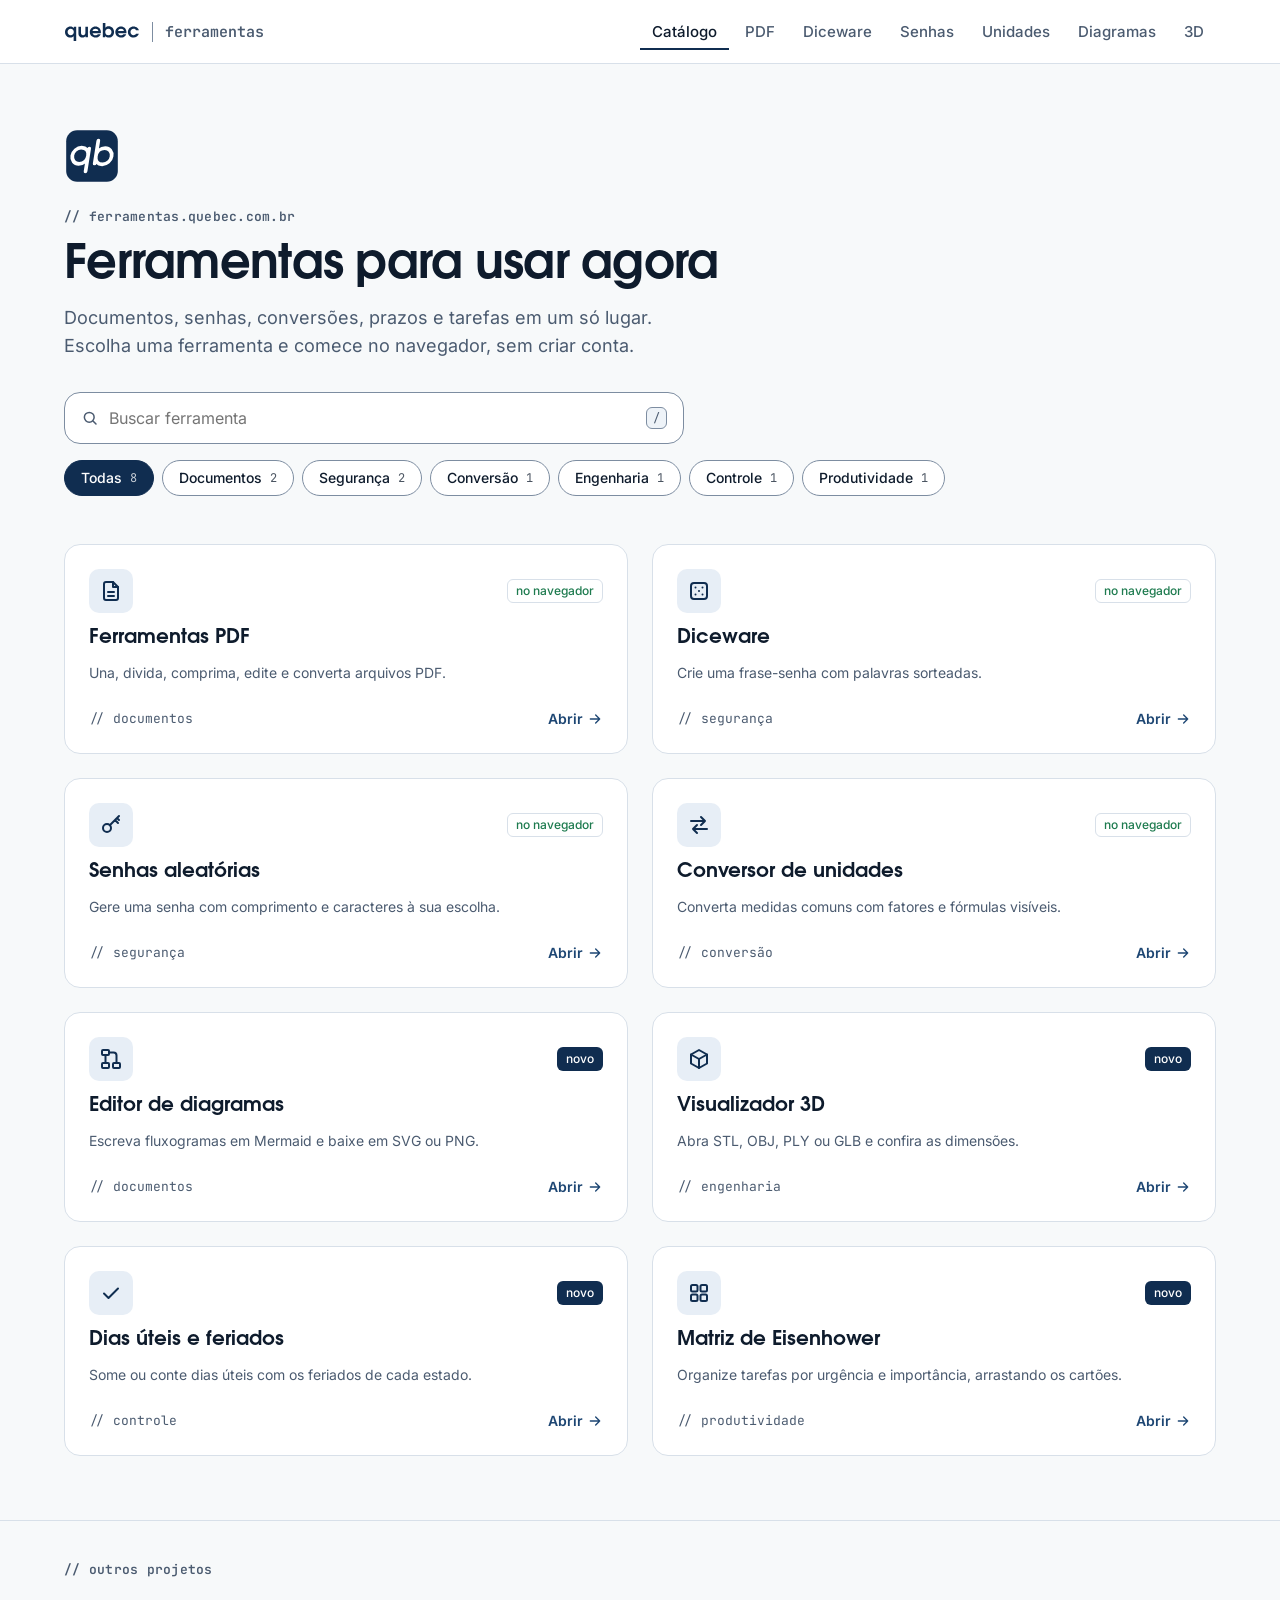
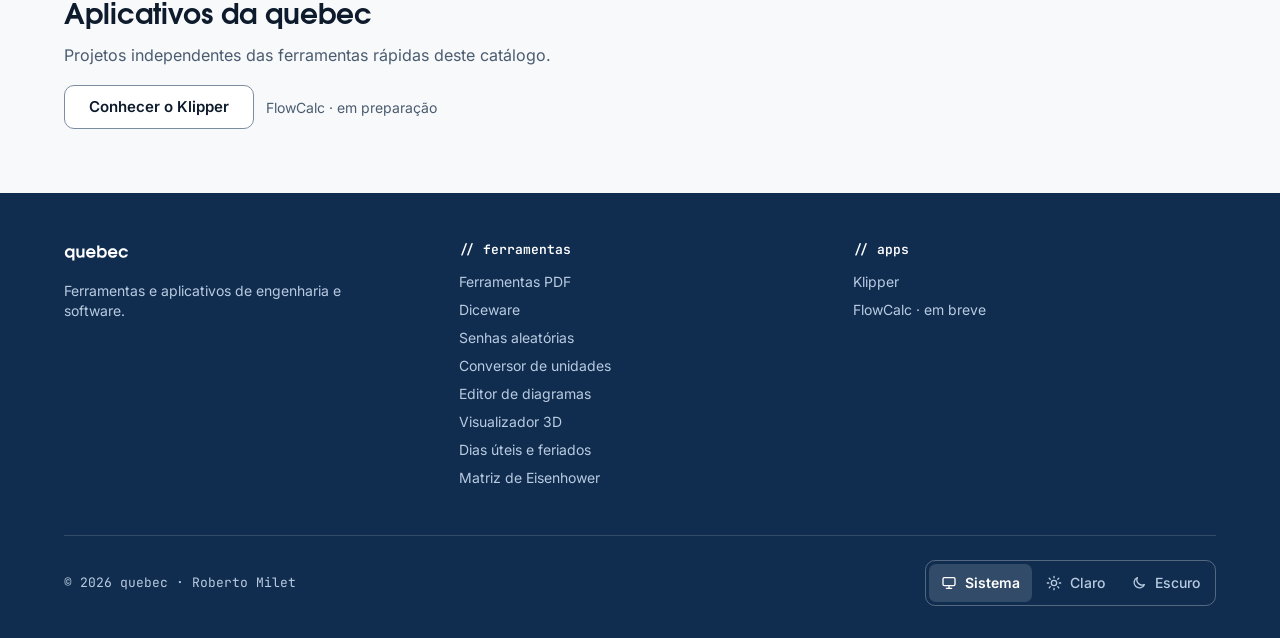
<file: index.html>
<!doctype html>
<html lang="pt-BR" data-theme="light">
<head>
  <meta charset="utf-8">
  <meta name="viewport" content="width=device-width, initial-scale=1">
  <title>Ferramentas | quebec</title>
  <meta name="description" content="Ferramentas gratuitas no navegador para documentos, diagramas, modelos 3D, senhas e conversão de unidades.">
  <link rel="canonical" href="https://ferramentas.quebec.com.br/">
  <meta property="og:title" content="Ferramentas | quebec">
  <meta property="og:description" content="PDF, senhas e conversão de unidades no navegador.">
  <meta property="og:image" content="https://ferramentas.quebec.com.br/assets/quebec/logos/icon-512.png">
  <!-- qb:head -->
<script>(function(){var s;try{s=localStorage.getItem('qb-theme')}catch(e){}document.documentElement.setAttribute('data-theme',s==='light'||s==='dark'?s:(matchMedia('(prefers-color-scheme: dark)').matches?'dark':'light'))})()</script>
<link rel="icon" type="image/png" sizes="16x16" href="/assets/quebec/logos/favicon_16.png">
<link rel="icon" type="image/png" sizes="32x32" href="/assets/quebec/logos/favicon_32.png">
<link rel="apple-touch-icon" href="/assets/quebec/logos/apple-touch-icon.png">
<meta name="theme-color" content="#F7F9FA" media="(prefers-color-scheme: light)">
<meta name="theme-color" content="#08131F" media="(prefers-color-scheme: dark)">
<link rel="preload" href="/assets/quebec/fonts/Inter-400.woff2" as="font" type="font/woff2" crossorigin>
<link rel="preload" href="/assets/quebec/fonts/TeXGyreAdventor-700.woff2" as="font" type="font/woff2" crossorigin>
<link rel="stylesheet" href="/assets/quebec/tokens.css?v=1.2.1">
<link rel="stylesheet" href="/assets/quebec/bundle.css?v=1.2.1">
<script src="/assets/quebec/quebec.js?v=1.2.1" defer></script>
<!-- /qb:head -->
  <style>
    .page-head { padding: var(--space-16) 0 var(--space-8); }
    /* Monograma sozinho abrindo o título: o cabeçalho leva só o nome (regra da marca). */
    .brand-mark { display: block; width: 56px; height: 56px; margin-bottom: var(--space-6); }
    .brand-mark img { width: 56px; height: 56px; }
    .page-head h1 { margin: 0 0 var(--space-3); }
    .page-head .lead { margin: 0 0 var(--space-8); max-width: 620px; color: var(--text-muted); }
    .search { max-width: 620px; margin-bottom: var(--space-4); }
    .catalog { padding: var(--space-4) 0 var(--space-16); }
    .catalog .qb-card { min-height: 210px; }
    .product-strip { padding: var(--space-10) 0 var(--space-16); border-top: 1px solid var(--border); }
    .product-strip h2 { margin: 0 0 var(--space-3); }
    .product-strip p { color: var(--text-muted); margin: 0 0 var(--space-5); }
    .product-links { display: flex; flex-wrap: wrap; gap: var(--space-3); align-items: center; }
    .product-links span { color: var(--text-muted); font-size: 14px; }
    @media (max-width: 860px) { .page-head { padding-top: var(--space-12); } .page-head h1 { font-size: 40px; line-height: 46px; } .brand-mark, .brand-mark img { width: 44px; height: 44px; } .brand-mark { margin-bottom: var(--space-5); } }
    @media (max-width: 600px) { .catalog .qb-card { min-height: 0; } }
  </style>
</head>
<body class="qb">
<!-- qb:header active="catalogo" -->
<a class="qb-btn qb-btn--primary qb-skip" href="#conteudo">Pular para o conteúdo</a>
<div class="qb-header-wrap">
  <header class="qb-header"><div class="qb-container">
    <a class="qb-brand" href="/" aria-label="quebec ferramentas, início"><img class="qb-only-light" src="/assets/quebec/logos/nome_quebec.svg" alt="quebec" width="76" height="28"><img class="qb-only-dark" src="/assets/quebec/logos/nome_quebec_branco.svg" alt="quebec" width="76" height="28"><span class="qb-sub">ferramentas</span></a>
    <nav class="qb-nav" aria-label="Principal"><a href="/" aria-current="page">Catálogo</a><a href="/pdf/">PDF</a><a href="/diceware/">Diceware</a><a href="/senhas/">Senhas</a><a href="/unidades/">Unidades</a><a href="/diagramas/">Diagramas</a><a href="/3d/">3D</a></nav>
    <button class="qb-menu-btn" type="button" aria-expanded="false" aria-controls="menu-celular" aria-label="Menu"><span class="i-open"><svg class="qb-i" aria-hidden="true"><use href="/assets/quebec/icons.svg?v=1.2.1#menu"/></svg></span><span class="i-close"><svg class="qb-i" aria-hidden="true"><use href="/assets/quebec/icons.svg?v=1.2.1#close"/></svg></span></button>
  </div></header>
  <nav class="qb-mobile-nav" id="menu-celular" aria-label="Principal (celular)" hidden><a href="/" aria-current="page">Catálogo</a><a href="/pdf/">PDF</a><a href="/diceware/">Diceware</a><a href="/senhas/">Senhas</a><a href="/unidades/">Unidades</a><a href="/diagramas/">Diagramas</a><a href="/3d/">3D</a><a href="/dias-uteis/">Dias úteis</a><a href="/eisenhower/">Eisenhower</a></nav>
</div>
<!-- /qb:header -->

<main id="conteudo">
<div data-qb-catalog>
<section class="page-head"><div class="qb-container">
  <div class="page-intro">
  <span class="brand-mark"><img class="qb-only-light" src="/assets/quebec/logos/simbolo_qb.svg?v=1.2.1" alt="" width="56" height="56"><img class="qb-only-dark" src="/assets/quebec/logos/simbolo_qb_invertido.svg?v=1.2.1" alt="" width="56" height="56"></span>
  <p class="qb-eyebrow">// ferramentas.quebec.com.br</p>
  <h1 class="display-lg">Ferramentas para usar agora</h1>
  <p class="lead body-lg">Documentos, senhas, conversões, prazos e tarefas em um só lugar. Escolha uma ferramenta e comece no navegador, sem criar conta.</p>
  <div class="qb-input qb-input--search search"><svg class="qb-i" aria-hidden="true"><use href="/assets/quebec/icons.svg?v=1.2.1#search"/></svg><input type="search" placeholder="Buscar ferramenta" aria-label="Buscar ferramenta" data-qb-search autocomplete="off"><span class="qb-kbd" aria-hidden="true">/</span></div>
  <div class="qb-chips" role="group" aria-label="Filtrar por categoria"><button class="qb-chip" type="button" data-qb-filter="todas" aria-pressed="true">Todas <span class="qb-count" aria-hidden="true">8</span></button><button class="qb-chip" type="button" data-qb-filter="documentos" aria-pressed="false">Documentos <span class="qb-count" aria-hidden="true">2</span></button><button class="qb-chip" type="button" data-qb-filter="seguranca" aria-pressed="false">Segurança <span class="qb-count" aria-hidden="true">2</span></button><button class="qb-chip" type="button" data-qb-filter="conversao" aria-pressed="false">Conversão <span class="qb-count" aria-hidden="true">1</span></button><button class="qb-chip" type="button" data-qb-filter="engenharia" aria-pressed="false">Engenharia <span class="qb-count" aria-hidden="true">1</span></button><button class="qb-chip" type="button" data-qb-filter="controle" aria-pressed="false">Controle <span class="qb-count" aria-hidden="true">1</span></button><button class="qb-chip" type="button" data-qb-filter="produtividade" aria-pressed="false">Produtividade <span class="qb-count" aria-hidden="true">1</span></button></div>
  <p class="qb-visually-hidden" aria-live="polite" data-qb-status></p>
  </div>
</div></section>
<section class="catalog" aria-label="Catálogo"><div class="qb-container"><div class="qb-grid qb-grid--2">
<a class="qb-card" href="/pdf/" data-qb-item data-category="documentos" data-search="PDF unir dividir organizar editar converter comprimir compactar reduzir tamanho imagem documento"><div class="qb-card-top"><span class="qb-icon-tile" aria-hidden="true"><svg class="qb-i"><use href="/assets/quebec/icons.svg?v=1.2.1#doc"/></svg></span><span class="qb-badge qb-badge--success">no navegador</span></div><h3 class="h3">Ferramentas PDF</h3><p class="body-sm">Una, divida, comprima, edite e converta arquivos PDF.</p><div class="qb-card-foot"><span>// documentos</span><span class="qb-go">Abrir <svg class="qb-i" aria-hidden="true"><use href="/assets/quebec/icons.svg?v=1.2.1#arrow-right"/></svg></span></div></a>
<a class="qb-card" href="/diceware/" data-qb-item data-category="seguranca" data-search="Diceware frase senha palavras portugues memoravel offline seguranca"><div class="qb-card-top"><span class="qb-icon-tile" aria-hidden="true"><svg class="qb-i"><use href="/assets/quebec/icons.svg?v=1.2.1#dice"/></svg></span><span class="qb-badge qb-badge--success">no navegador</span></div><h3 class="h3">Diceware</h3><p class="body-sm">Crie uma frase-senha com palavras sorteadas.</p><div class="qb-card-foot"><span>// segurança</span><span class="qb-go">Abrir <svg class="qb-i" aria-hidden="true"><use href="/assets/quebec/icons.svg?v=1.2.1#arrow-right"/></svg></span></div></a>
<a class="qb-card" href="/senhas/" data-qb-item data-category="seguranca" data-search="gerador senha aleatoria letras numeros simbolos criptografica seguranca"><div class="qb-card-top"><span class="qb-icon-tile" aria-hidden="true"><svg class="qb-i"><use href="/assets/quebec/icons.svg?v=1.2.1#key"/></svg></span><span class="qb-badge qb-badge--success">no navegador</span></div><h3 class="h3">Senhas aleatórias</h3><p class="body-sm">Gere uma senha com comprimento e caracteres à sua escolha.</p><div class="qb-card-foot"><span>// segurança</span><span class="qb-go">Abrir <svg class="qb-i" aria-hidden="true"><use href="/assets/quebec/icons.svg?v=1.2.1#arrow-right"/></svg></span></div></a>
<a class="qb-card" href="/unidades/" data-qb-item data-category="conversao" data-search="conversor unidades comprimento massa temperatura volume area pressao medida"><div class="qb-card-top"><span class="qb-icon-tile" aria-hidden="true"><svg class="qb-i"><use href="/assets/quebec/icons.svg?v=1.2.1#swap"/></svg></span><span class="qb-badge qb-badge--success">no navegador</span></div><h3 class="h3">Conversor de unidades</h3><p class="body-sm">Converta medidas comuns com fatores e fórmulas visíveis.</p><div class="qb-card-foot"><span>// conversão</span><span class="qb-go">Abrir <svg class="qb-i" aria-hidden="true"><use href="/assets/quebec/icons.svg?v=1.2.1#arrow-right"/></svg></span></div></a>
<a class="qb-card" href="/diagramas/" data-qb-item data-category="documentos" data-search="diagrama fluxograma mermaid sequencia estados desenho svg png documento"><div class="qb-card-top"><span class="qb-icon-tile" aria-hidden="true"><svg class="qb-i"><use href="/assets/quebec/icons.svg?v=1.2.1#diagram"/></svg></span><span class="qb-badge qb-badge--new">novo</span></div><h3 class="h3">Editor de diagramas</h3><p class="body-sm">Escreva fluxogramas em Mermaid e baixe em SVG ou PNG.</p><div class="qb-card-foot"><span>// documentos</span><span class="qb-go">Abrir <svg class="qb-i" aria-hidden="true"><use href="/assets/quebec/icons.svg?v=1.2.1#arrow-right"/></svg></span></div></a>
<a class="qb-card" href="/3d/" data-qb-item data-category="engenharia" data-search="visualizador 3d cad stl obj ply glb modelo peca dimensoes engenharia"><div class="qb-card-top"><span class="qb-icon-tile" aria-hidden="true"><svg class="qb-i"><use href="/assets/quebec/icons.svg?v=1.2.1#cube"/></svg></span><span class="qb-badge qb-badge--new">novo</span></div><h3 class="h3">Visualizador 3D</h3><p class="body-sm">Abra STL, OBJ, PLY ou GLB e confira as dimensões.</p><div class="qb-card-foot"><span>// engenharia</span><span class="qb-go">Abrir <svg class="qb-i" aria-hidden="true"><use href="/assets/quebec/icons.svg?v=1.2.1#arrow-right"/></svg></span></div></a>
<a class="qb-card" href="/dias-uteis/" data-qb-item data-category="controle" data-search="dias uteis feriados prazo calendario nacional estadual estado mapa contar somar data vencimento"><div class="qb-card-top"><span class="qb-icon-tile" aria-hidden="true"><svg class="qb-i"><use href="/assets/quebec/icons.svg?v=1.2.1#check"/></svg></span><span class="qb-badge qb-badge--new">novo</span></div><h3 class="h3">Dias úteis e feriados</h3><p class="body-sm">Some ou conte dias úteis com os feriados de cada estado.</p><div class="qb-card-foot"><span>// controle</span><span class="qb-go">Abrir <svg class="qb-i" aria-hidden="true"><use href="/assets/quebec/icons.svg?v=1.2.1#arrow-right"/></svg></span></div></a>
<a class="qb-card" href="/eisenhower/" data-qb-item data-category="produtividade" data-search="matriz eisenhower tarefas prioridade urgente importante produtividade organizar quadrantes lista"><div class="qb-card-top"><span class="qb-icon-tile" aria-hidden="true"><svg class="qb-i"><use href="/assets/quebec/icons.svg?v=1.2.1#grid"/></svg></span><span class="qb-badge qb-badge--new">novo</span></div><h3 class="h3">Matriz de Eisenhower</h3><p class="body-sm">Organize tarefas por urgência e importância, arrastando os cartões.</p><div class="qb-card-foot"><span>// produtividade</span><span class="qb-go">Abrir <svg class="qb-i" aria-hidden="true"><use href="/assets/quebec/icons.svg?v=1.2.1#arrow-right"/></svg></span></div></a>
</div><div class="qb-empty" data-qb-empty hidden><span class="qb-icon-tile" aria-hidden="true"><svg class="qb-i"><use href="/assets/quebec/icons.svg?v=1.2.1#search"/></svg></span><h2 class="h3">Nenhuma ferramenta para “<span data-qb-query></span>”</h2><p class="body-sm">Tente outro termo ou veja todas as ferramentas.</p><button class="qb-btn qb-btn--secondary qb-btn--sm" type="button" data-qb-clear>Limpar busca</button></div></div></section>
</div>
<section class="product-strip"><div class="qb-container"><p class="qb-eyebrow">// outros projetos</p><h2 class="h2">Aplicativos da quebec</h2><p>Projetos independentes das ferramentas rápidas deste catálogo.</p><div class="product-links"><a class="qb-btn qb-btn--secondary" href="https://klipper.quebec.com.br/">Conhecer o Klipper</a><span>FlowCalc · em preparação</span></div></div></section>
</main>

<!-- qb:footer -->
<footer class="qb-footer"><div class="qb-container">
  <div class="qb-foot-grid">
    <div class="qb-foot-brand"><img src="/assets/quebec/logos/nome_quebec_branco.svg" alt="quebec" width="65" height="24"><p>Ferramentas e aplicativos de engenharia e software.</p></div>
    <div><h2 class="qb-foot-title">// ferramentas</h2><ul><li><a href="/pdf/">Ferramentas PDF</a></li><li><a href="/diceware/">Diceware</a></li><li><a href="/senhas/">Senhas aleatórias</a></li><li><a href="/unidades/">Conversor de unidades</a></li><li><a href="/diagramas/">Editor de diagramas</a></li><li><a href="/3d/">Visualizador 3D</a></li><li><a href="/dias-uteis/">Dias úteis e feriados</a></li><li><a href="/eisenhower/">Matriz de Eisenhower</a></li></ul></div>
    <div><h2 class="qb-foot-title">// apps</h2><ul><li><a href="https://klipper.quebec.com.br/" rel="noopener noreferrer">Klipper</a></li><li><span class="qb-soon">FlowCalc · em breve</span></li></ul></div>
  </div>
  <div class="qb-legal"><span>© <span data-qb-year>2026</span> quebec · Roberto Milet</span><div class="qb-theme" role="group" aria-label="Tema"><button type="button" data-qb-theme-set="system" aria-pressed="true"><svg class="qb-i" aria-hidden="true"><use href="/assets/quebec/icons.svg?v=1.2.1#monitor"/></svg>Sistema</button><button type="button" data-qb-theme-set="light" aria-pressed="false"><svg class="qb-i" aria-hidden="true"><use href="/assets/quebec/icons.svg?v=1.2.1#sun"/></svg>Claro</button><button type="button" data-qb-theme-set="dark" aria-pressed="false"><svg class="qb-i" aria-hidden="true"><use href="/assets/quebec/icons.svg?v=1.2.1#moon"/></svg>Escuro</button></div></div>
</div></footer>
<!-- /qb:footer -->
</body>
</html>
</file>
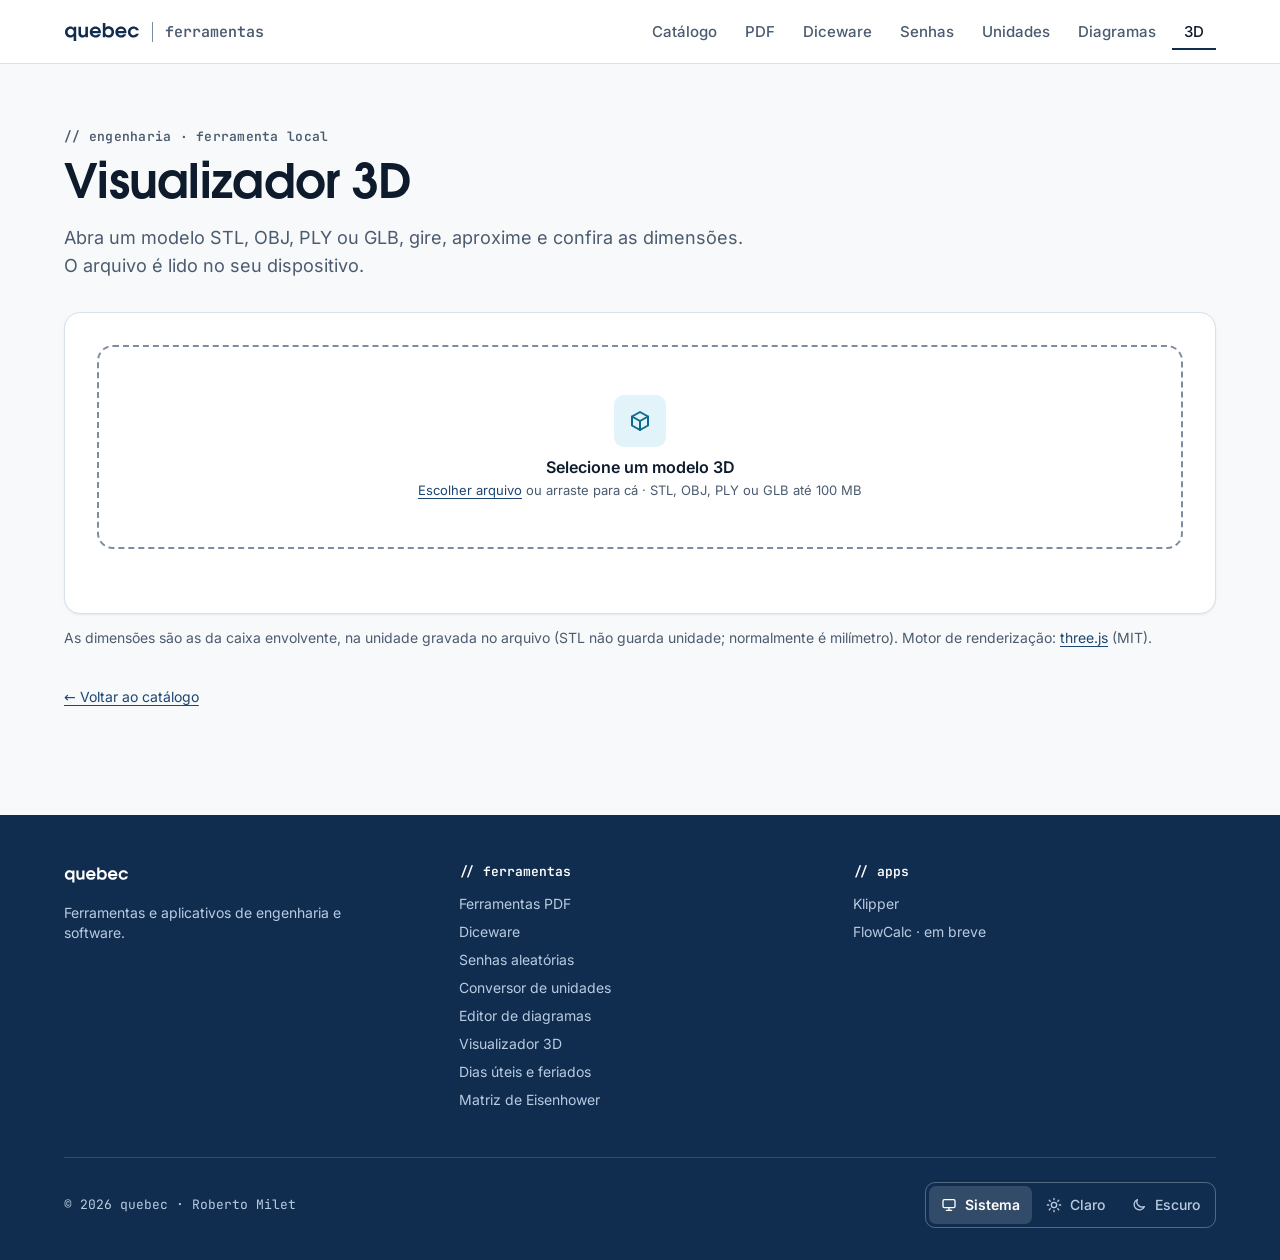
<file: 3d/index.html>
<!doctype html>
<html lang="pt-BR" data-theme="light">
<head>
  <meta charset="utf-8">
  <meta name="viewport" content="width=device-width, initial-scale=1">
  <title>Visualizador 3D | quebec</title>
  <meta name="description" content="Abra modelos STL, OBJ, PLY e GLB no navegador e meça as dimensões, sem enviar o arquivo.">
  <link rel="canonical" href="https://ferramentas.quebec.com.br/3d/">
  <!-- qb:head -->
<script>(function(){var s;try{s=localStorage.getItem('qb-theme')}catch(e){}document.documentElement.setAttribute('data-theme',s==='light'||s==='dark'?s:(matchMedia('(prefers-color-scheme: dark)').matches?'dark':'light'))})()</script>
<link rel="icon" type="image/png" sizes="16x16" href="/assets/quebec/logos/favicon_16.png">
<link rel="icon" type="image/png" sizes="32x32" href="/assets/quebec/logos/favicon_32.png">
<link rel="apple-touch-icon" href="/assets/quebec/logos/apple-touch-icon.png">
<meta name="theme-color" content="#F7F9FA" media="(prefers-color-scheme: light)">
<meta name="theme-color" content="#08131F" media="(prefers-color-scheme: dark)">
<link rel="preload" href="/assets/quebec/fonts/Inter-400.woff2" as="font" type="font/woff2" crossorigin>
<link rel="preload" href="/assets/quebec/fonts/TeXGyreAdventor-700.woff2" as="font" type="font/woff2" crossorigin>
<link rel="stylesheet" href="/assets/quebec/tokens.css?v=1.2.1">
<link rel="stylesheet" href="/assets/quebec/bundle.css?v=1.2.1">
<script src="/assets/quebec/quebec.js?v=1.2.1" defer></script>
<!-- /qb:head -->
  <!-- Motor: three.js (licença MIT), carregado do jsDelivr com versão fixa. -->
  <script type="importmap">{ "imports": { "three": "https://cdn.jsdelivr.net/npm/three@0.170.0/build/three.module.js", "three/addons/": "https://cdn.jsdelivr.net/npm/three@0.170.0/examples/jsm/" } }</script>
  <style>
    .viewer { position: relative; height: min(62vh, 560px); margin-top: var(--space-6); border: 1px solid var(--border); border-radius: var(--radius-lg); background: var(--surface-sunken); overflow: hidden; touch-action: none; }
    .viewer canvas { display: block; width: 100%; height: 100%; }
    .viewer-bar { display: flex; justify-content: space-between; align-items: center; gap: var(--space-4); flex-wrap: wrap; margin-top: var(--space-4); }
    .viewer-bar .qb-kv { flex: 1; min-width: 260px; }
    @media (max-width: 600px) { .viewer { height: 50vh; } }
  </style>
  <script type="module" src="./app.js?v=1"></script>
</head>
<body class="qb">
<!-- qb:header active="3d" -->
<a class="qb-btn qb-btn--primary qb-skip" href="#conteudo">Pular para o conteúdo</a>
<div class="qb-header-wrap">
  <header class="qb-header"><div class="qb-container">
    <a class="qb-brand" href="/" aria-label="quebec ferramentas, início"><img class="qb-only-light" src="/assets/quebec/logos/nome_quebec.svg" alt="quebec" width="76" height="28"><img class="qb-only-dark" src="/assets/quebec/logos/nome_quebec_branco.svg" alt="quebec" width="76" height="28"><span class="qb-sub">ferramentas</span></a>
    <nav class="qb-nav" aria-label="Principal"><a href="/">Catálogo</a><a href="/pdf/">PDF</a><a href="/diceware/">Diceware</a><a href="/senhas/">Senhas</a><a href="/unidades/">Unidades</a><a href="/diagramas/">Diagramas</a><a href="/3d/" aria-current="page">3D</a></nav>
    <button class="qb-menu-btn" type="button" aria-expanded="false" aria-controls="menu-celular" aria-label="Menu"><span class="i-open"><svg class="qb-i" aria-hidden="true"><use href="/assets/quebec/icons.svg?v=1.2.1#menu"/></svg></span><span class="i-close"><svg class="qb-i" aria-hidden="true"><use href="/assets/quebec/icons.svg?v=1.2.1#close"/></svg></span></button>
  </div></header>
  <nav class="qb-mobile-nav" id="menu-celular" aria-label="Principal (celular)" hidden><a href="/">Catálogo</a><a href="/pdf/">PDF</a><a href="/diceware/">Diceware</a><a href="/senhas/">Senhas</a><a href="/unidades/">Unidades</a><a href="/diagramas/">Diagramas</a><a href="/3d/" aria-current="page">3D</a><a href="/dias-uteis/">Dias úteis</a><a href="/eisenhower/">Eisenhower</a></nav>
</div>
<!-- /qb:header -->

<main class="qb-page qb-page--wide" id="conteudo" data-qb-accent="ciano">
  <div class="qb-page-head">
    <p class="qb-eyebrow">// engenharia · ferramenta local</p>
    <h1 class="display-lg">Visualizador 3D</h1>
    <p class="qb-lead body-lg">Abra um modelo STL, OBJ, PLY ou GLB, gire, aproxime e confira as dimensões. O arquivo é lido no seu dispositivo.</p>
  </div>

  <div class="qb-panel">
    <div class="qb-drop" id="drop">
      <input type="file" id="file" accept=".stl,.obj,.ply,.glb" aria-label="Selecionar modelo 3D" aria-describedby="dropHelp">
      <span class="qb-icon-tile" aria-hidden="true"><svg class="qb-i"><use href="/assets/quebec/icons.svg?v=1.2.1#cube"/></svg></span>
      <span class="qb-drop-text"><strong>Selecione um modelo 3D</strong>
      <span class="qb-help" id="dropHelp"><span class="qb-drop-link">Escolher arquivo</span> ou arraste para cá · STL, OBJ, PLY ou GLB até 100 MB</span></span>
    </div>
    <div class="viewer" id="viewer" hidden aria-label="Visualização do modelo. Arraste para girar, use a roda ou pinça para aproximar." role="img"></div>
    <div class="viewer-bar" id="bar" hidden>
      <dl class="qb-kv" id="info"></dl>
      <div class="qb-actions">
        <button class="qb-chip" type="button" id="wire" aria-pressed="false">Aramado</button>
        <button class="qb-btn qb-btn--secondary qb-btn--sm" type="button" id="reset"><svg class="qb-i" aria-hidden="true"><use href="/assets/quebec/icons.svg?v=1.2.1#rotate"/></svg>Recentrar</button>
      </div>
    </div>
    <p class="qb-status" id="status" role="status" aria-live="polite"></p>
  </div>

  <p class="qb-help">As dimensões são as da caixa envolvente, na unidade gravada no arquivo (STL não guarda unidade; normalmente é milímetro). Motor de renderização: <a href="https://threejs.org/" target="_blank" rel="noopener noreferrer">three.js</a> (MIT).</p>
  <p class="qb-page-foot"><a href="/">← Voltar ao catálogo</a></p>
</main>

<!-- qb:footer -->
<footer class="qb-footer"><div class="qb-container">
  <div class="qb-foot-grid">
    <div class="qb-foot-brand"><img src="/assets/quebec/logos/nome_quebec_branco.svg" alt="quebec" width="65" height="24"><p>Ferramentas e aplicativos de engenharia e software.</p></div>
    <div><h2 class="qb-foot-title">// ferramentas</h2><ul><li><a href="/pdf/">Ferramentas PDF</a></li><li><a href="/diceware/">Diceware</a></li><li><a href="/senhas/">Senhas aleatórias</a></li><li><a href="/unidades/">Conversor de unidades</a></li><li><a href="/diagramas/">Editor de diagramas</a></li><li><a href="/3d/">Visualizador 3D</a></li><li><a href="/dias-uteis/">Dias úteis e feriados</a></li><li><a href="/eisenhower/">Matriz de Eisenhower</a></li></ul></div>
    <div><h2 class="qb-foot-title">// apps</h2><ul><li><a href="https://klipper.quebec.com.br/" rel="noopener noreferrer">Klipper</a></li><li><span class="qb-soon">FlowCalc · em breve</span></li></ul></div>
  </div>
  <div class="qb-legal"><span>© <span data-qb-year>2026</span> quebec · Roberto Milet</span><div class="qb-theme" role="group" aria-label="Tema"><button type="button" data-qb-theme-set="system" aria-pressed="true"><svg class="qb-i" aria-hidden="true"><use href="/assets/quebec/icons.svg?v=1.2.1#monitor"/></svg>Sistema</button><button type="button" data-qb-theme-set="light" aria-pressed="false"><svg class="qb-i" aria-hidden="true"><use href="/assets/quebec/icons.svg?v=1.2.1#sun"/></svg>Claro</button><button type="button" data-qb-theme-set="dark" aria-pressed="false"><svg class="qb-i" aria-hidden="true"><use href="/assets/quebec/icons.svg?v=1.2.1#moon"/></svg>Escuro</button></div></div>
</div></footer>
<!-- /qb:footer -->
</body>
</html>
</file>
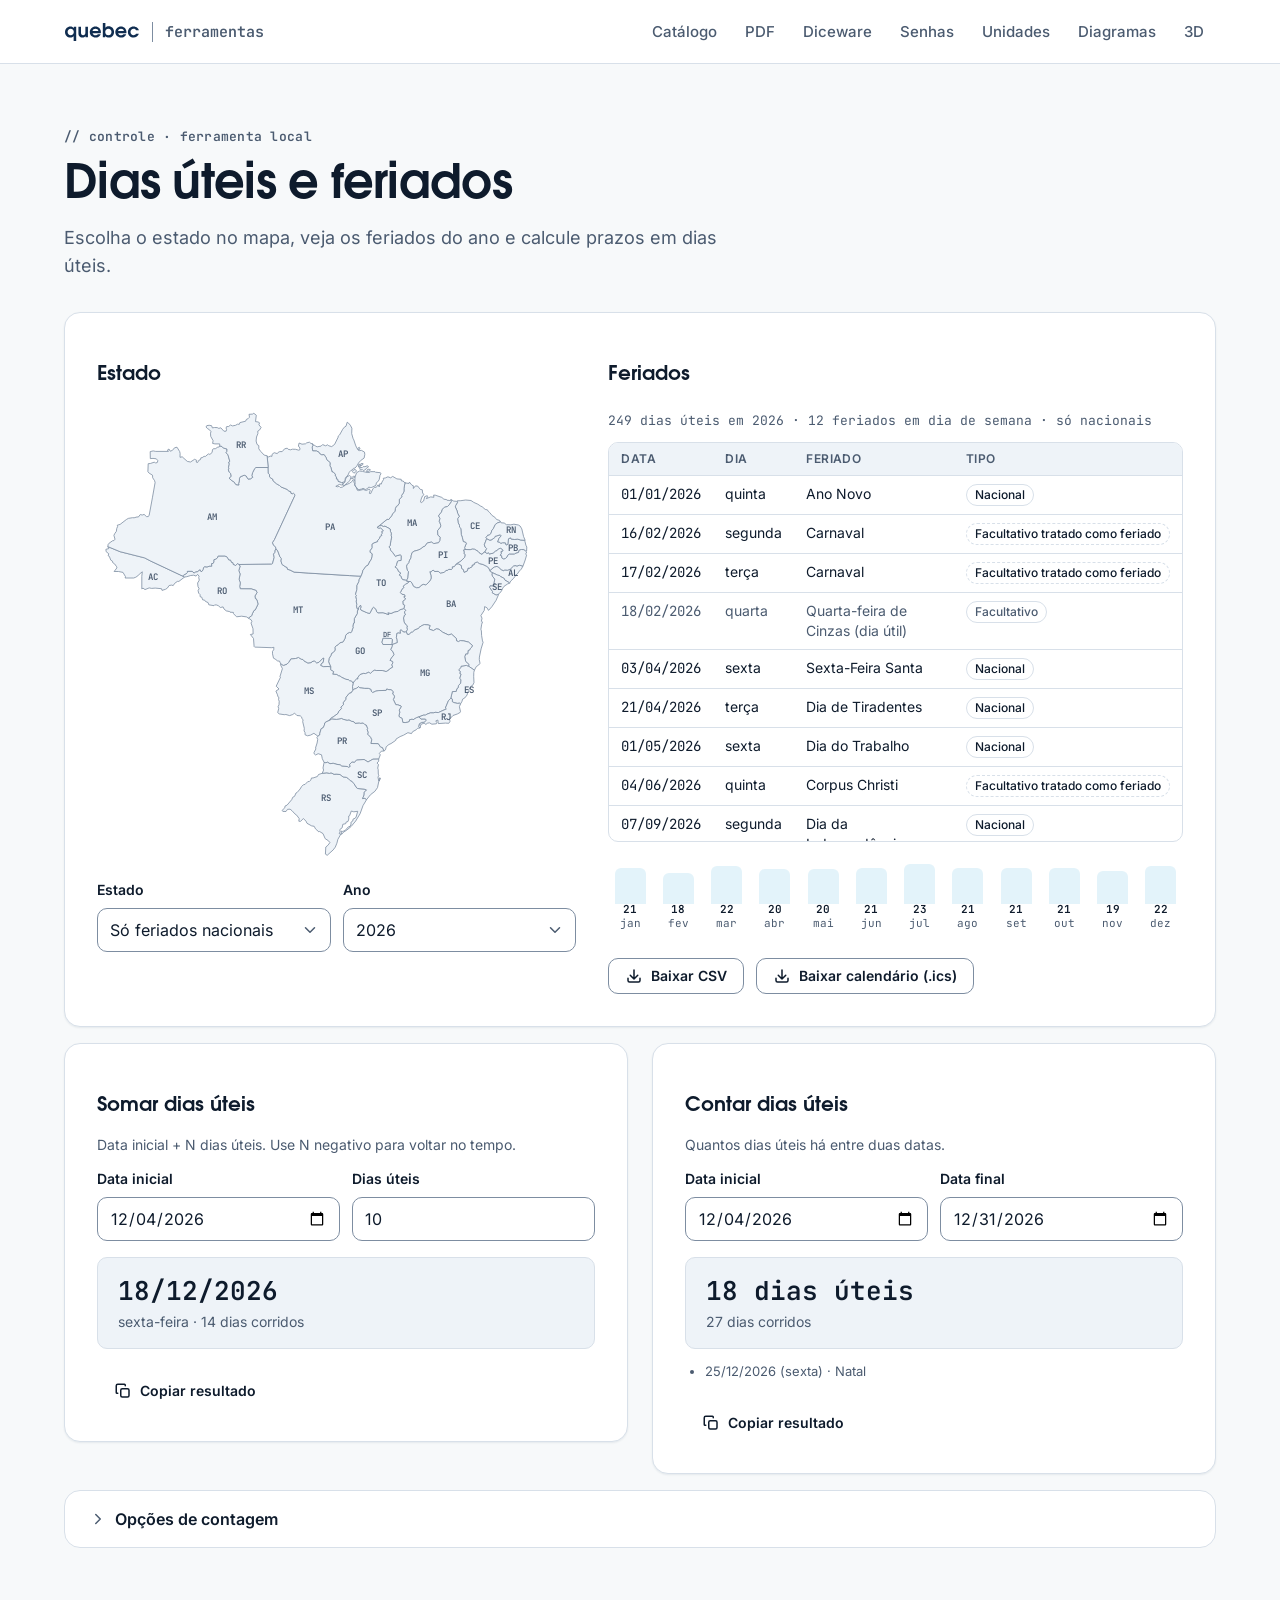
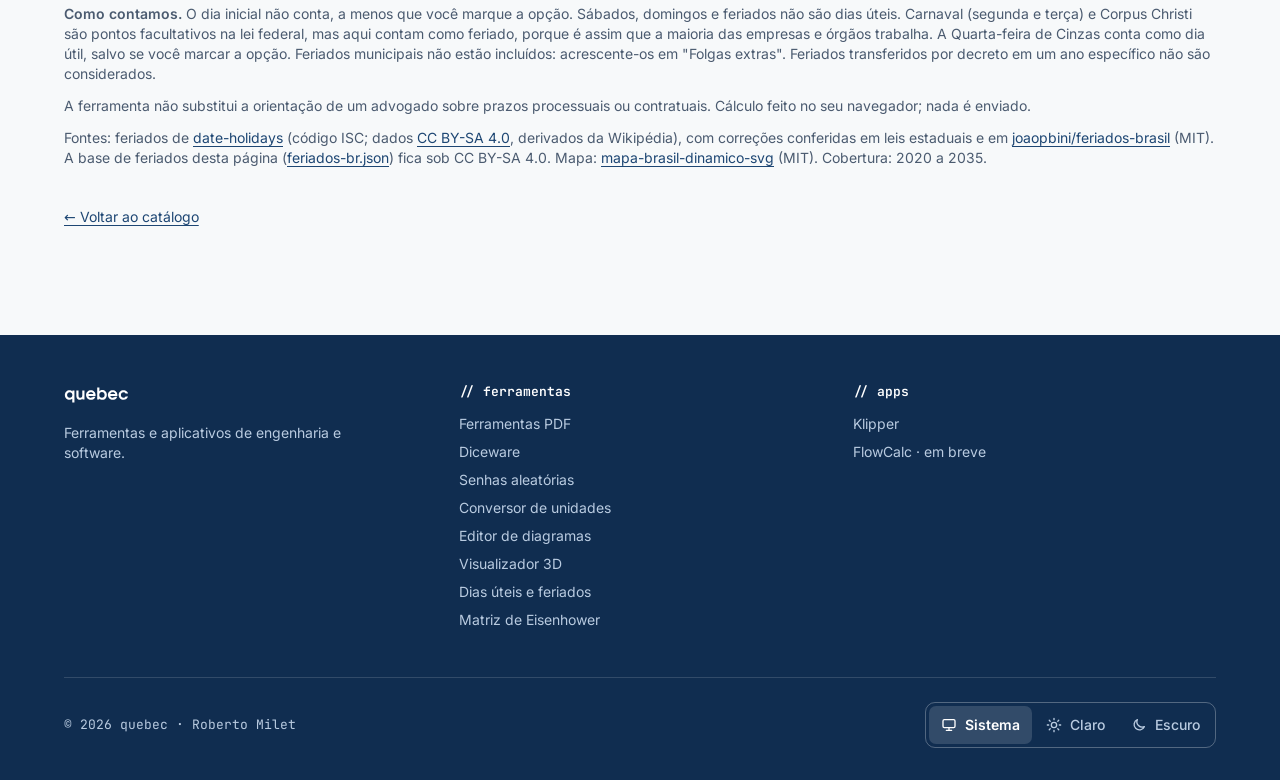
<file: dias-uteis/index.html>
<!doctype html>
<html lang="pt-BR" data-theme="light">
<head>
  <meta charset="utf-8">
  <meta name="viewport" content="width=device-width, initial-scale=1">
  <title>Dias úteis e feriados | quebec</title>
  <meta name="description" content="Some ou conte dias úteis com os feriados nacionais e estaduais de cada estado. Escolha o estado no mapa do Brasil.">
  <link rel="canonical" href="https://ferramentas.quebec.com.br/dias-uteis/">
  <!-- qb:head -->
<script>(function(){var s;try{s=localStorage.getItem('qb-theme')}catch(e){}document.documentElement.setAttribute('data-theme',s==='light'||s==='dark'?s:(matchMedia('(prefers-color-scheme: dark)').matches?'dark':'light'))})()</script>
<link rel="icon" type="image/png" sizes="16x16" href="/assets/quebec/logos/favicon_16.png">
<link rel="icon" type="image/png" sizes="32x32" href="/assets/quebec/logos/favicon_32.png">
<link rel="apple-touch-icon" href="/assets/quebec/logos/apple-touch-icon.png">
<meta name="theme-color" content="#F7F9FA" media="(prefers-color-scheme: light)">
<meta name="theme-color" content="#08131F" media="(prefers-color-scheme: dark)">
<link rel="preload" href="/assets/quebec/fonts/Inter-400.woff2" as="font" type="font/woff2" crossorigin>
<link rel="preload" href="/assets/quebec/fonts/TeXGyreAdventor-700.woff2" as="font" type="font/woff2" crossorigin>
<link rel="stylesheet" href="/assets/quebec/tokens.css?v=1.2.1">
<link rel="stylesheet" href="/assets/quebec/bundle.css?v=1.2.1">
<script src="/assets/quebec/quebec.js?v=1.2.1" defer></script>
<!-- /qb:head -->
  <link rel="stylesheet" href="./style.css?v=3">
  <script type="module" src="./app.js?v=2"></script>
</head>
<body class="qb">
<!-- qb:header active="dias-uteis" -->
<a class="qb-btn qb-btn--primary qb-skip" href="#conteudo">Pular para o conteúdo</a>
<div class="qb-header-wrap">
  <header class="qb-header"><div class="qb-container">
    <a class="qb-brand" href="/" aria-label="quebec ferramentas, início"><img class="qb-only-light" src="/assets/quebec/logos/nome_quebec.svg" alt="quebec" width="76" height="28"><img class="qb-only-dark" src="/assets/quebec/logos/nome_quebec_branco.svg" alt="quebec" width="76" height="28"><span class="qb-sub">ferramentas</span></a>
    <nav class="qb-nav" aria-label="Principal"><a href="/">Catálogo</a><a href="/pdf/">PDF</a><a href="/diceware/">Diceware</a><a href="/senhas/">Senhas</a><a href="/unidades/">Unidades</a><a href="/diagramas/">Diagramas</a><a href="/3d/">3D</a></nav>
    <button class="qb-menu-btn" type="button" aria-expanded="false" aria-controls="menu-celular" aria-label="Menu"><span class="i-open"><svg class="qb-i" aria-hidden="true"><use href="/assets/quebec/icons.svg?v=1.2.1#menu"/></svg></span><span class="i-close"><svg class="qb-i" aria-hidden="true"><use href="/assets/quebec/icons.svg?v=1.2.1#close"/></svg></span></button>
  </div></header>
  <nav class="qb-mobile-nav" id="menu-celular" aria-label="Principal (celular)" hidden><a href="/">Catálogo</a><a href="/pdf/">PDF</a><a href="/diceware/">Diceware</a><a href="/senhas/">Senhas</a><a href="/unidades/">Unidades</a><a href="/diagramas/">Diagramas</a><a href="/3d/">3D</a><a href="/dias-uteis/" aria-current="page">Dias úteis</a><a href="/eisenhower/">Eisenhower</a></nav>
</div>
<!-- /qb:header -->

<main class="qb-page qb-page--wide" id="conteudo" data-qb-accent="ciano">
  <div class="qb-page-head">
    <p class="qb-eyebrow">// controle · ferramenta local</p>
    <h1 class="display-lg">Dias úteis e feriados</h1>
    <p class="qb-lead body-lg">Escolha o estado no mapa, veja os feriados do ano e calcule prazos em dias úteis.</p>
  </div>

  <section class="qb-panel du-topo" aria-labelledby="t-estado">
    <div class="du-mapa-col">
      <h2 class="h3" id="t-estado">Estado</h2>
      <div class="du-mapa" id="mapa" aria-busy="true"><p class="qb-help">Carregando o mapa…</p></div>
      <div class="qb-row2 du-selects">
        <div>
          <label class="qb-label" for="uf">Estado</label>
          <span class="qb-select"><select class="qb-control" id="uf"><option value="">Só feriados nacionais</option></select></span>
        </div>
        <div>
          <label class="qb-label" for="ano">Ano</label>
          <span class="qb-select"><select class="qb-control" id="ano"></select></span>
        </div>
      </div>
    </div>
    <div class="du-lista-col">
      <div class="du-lista-head">
        <h2 class="h3" id="t-feriados">Feriados</h2>
        <p class="du-total" id="total" aria-live="polite"></p>
      </div>
      <div class="du-tabela-wrap" tabindex="0" role="region" aria-label="Lista de feriados do ano (role para ver todos)">
        <table class="du-tabela" aria-labelledby="t-feriados">
          <thead><tr><th scope="col">Data</th><th scope="col">Dia</th><th scope="col">Feriado</th><th scope="col">Tipo</th></tr></thead>
          <tbody id="lista"></tbody>
        </table>
      </div>
      <div class="du-meses" id="meses" aria-label="Dias úteis por mês"></div>
      <div class="qb-actions">
        <button class="qb-btn qb-btn--secondary qb-btn--sm" type="button" id="csv"><svg class="qb-i" aria-hidden="true"><use href="/assets/quebec/icons.svg?v=1.2.1#download"/></svg>Baixar CSV</button>
        <button class="qb-btn qb-btn--secondary qb-btn--sm" type="button" id="ics"><svg class="qb-i" aria-hidden="true"><use href="/assets/quebec/icons.svg?v=1.2.1#download"/></svg>Baixar calendário (.ics)</button>
      </div>
    </div>
  </section>

  <div class="qb-grid qb-grid--2 du-calcs">
    <section class="qb-panel" aria-labelledby="t-somar">
      <h2 class="h3" id="t-somar">Somar dias úteis</h2>
      <p class="qb-help">Data inicial + N dias úteis. Use N negativo para voltar no tempo.</p>
      <div class="qb-row2">
        <div><label class="qb-label" for="s-inicio">Data inicial</label><input class="qb-control" type="date" id="s-inicio" min="2020-01-01" max="2035-12-31"></div>
        <div><label class="qb-label" for="s-n">Dias úteis</label><input class="qb-control" type="number" id="s-n" value="10" step="1" min="-2000" max="2000" inputmode="numeric"></div>
      </div>
      <output class="qb-output du-out" id="s-out" for="s-inicio s-n" aria-live="polite"></output>
      <ul class="du-no-meio" id="s-meio"></ul>
      <div class="qb-actions"><button class="qb-btn qb-btn--ghost qb-btn--sm" type="button" id="s-copiar" disabled><svg class="qb-i" aria-hidden="true"><use href="/assets/quebec/icons.svg?v=1.2.1#copy"/></svg><span data-qb-label>Copiar resultado</span></button></div>
    </section>

    <section class="qb-panel" aria-labelledby="t-contar">
      <h2 class="h3" id="t-contar">Contar dias úteis</h2>
      <p class="qb-help">Quantos dias úteis há entre duas datas.</p>
      <div class="qb-row2">
        <div><label class="qb-label" for="c-inicio">Data inicial</label><input class="qb-control" type="date" id="c-inicio" min="2020-01-01" max="2035-12-31"></div>
        <div><label class="qb-label" for="c-fim">Data final</label><input class="qb-control" type="date" id="c-fim" min="2020-01-01" max="2035-12-31"></div>
      </div>
      <output class="qb-output du-out" id="c-out" for="c-inicio c-fim" aria-live="polite"></output>
      <ul class="du-no-meio" id="c-meio"></ul>
      <div class="qb-actions"><button class="qb-btn qb-btn--ghost qb-btn--sm" type="button" id="c-copiar" disabled><svg class="qb-i" aria-hidden="true"><use href="/assets/quebec/icons.svg?v=1.2.1#copy"/></svg><span data-qb-label>Copiar resultado</span></button></div>
    </section>
  </div>

  <details class="qb-disclosure du-opcoes" id="opcoes">
    <summary>Opções de contagem</summary>
    <div class="du-opcoes-body">
      <div class="qb-checks">
        <label class="qb-check"><input type="checkbox" id="o-inicio"> Contar o dia inicial</label>
        <label class="qb-check"><input type="checkbox" id="o-cinzas"> Quarta-feira de Cinzas como dia não útil</label>
      </div>
      <div class="qb-field">
        <label class="qb-label" for="o-extras">Folgas extras (uma por linha: data e nome)</label>
        <textarea class="qb-control du-extras" id="o-extras" rows="3" placeholder="24/12/2026 Recesso&#10;31/12/2026 Recesso" aria-describedby="o-extras-ajuda"></textarea>
        <p class="qb-help" id="o-extras-ajuda">Ex.: recesso da empresa, feriado municipal. Ficam salvas só neste navegador.</p>
      </div>
    </div>
  </details>

  <p class="qb-status" id="status" role="status" aria-live="polite"></p>

  <div class="qb-help du-notas">
    <p><b>Como contamos.</b> O dia inicial não conta, a menos que você marque a opção. Sábados, domingos e feriados não são dias úteis. Carnaval (segunda e terça) e Corpus Christi são pontos facultativos na lei federal, mas aqui contam como feriado, porque é assim que a maioria das empresas e órgãos trabalha. A Quarta-feira de Cinzas conta como dia útil, salvo se você marcar a opção. Feriados municipais não estão incluídos: acrescente-os em "Folgas extras". Feriados transferidos por decreto em um ano específico não são considerados.</p>
    <p>A ferramenta não substitui a orientação de um advogado sobre prazos processuais ou contratuais. Cálculo feito no seu navegador; nada é enviado.</p>
    <p>Fontes: feriados de <a href="https://github.com/commenthol/date-holidays" target="_blank" rel="noopener noreferrer">date-holidays</a> (código ISC; dados <a href="https://creativecommons.org/licenses/by-sa/4.0/deed.pt-br" target="_blank" rel="noopener noreferrer">CC BY-SA 4.0</a>, derivados da Wikipédia), com correções conferidas em leis estaduais e em <a href="https://github.com/joaopbini/feriados-brasil" target="_blank" rel="noopener noreferrer">joaopbini/feriados-brasil</a> (MIT). A base de feriados desta página (<a href="./feriados-br.json">feriados-br.json</a>) fica sob CC BY-SA 4.0. Mapa: <a href="https://github.com/jeanoliveirawork/mapa-brasil-dinamico-svg" target="_blank" rel="noopener noreferrer">mapa-brasil-dinamico-svg</a> (MIT). Cobertura: 2020 a 2035.</p>
  </div>
  <p class="qb-page-foot"><a href="/">← Voltar ao catálogo</a></p>
</main>

<!-- qb:footer -->
<footer class="qb-footer"><div class="qb-container">
  <div class="qb-foot-grid">
    <div class="qb-foot-brand"><img src="/assets/quebec/logos/nome_quebec_branco.svg" alt="quebec" width="65" height="24"><p>Ferramentas e aplicativos de engenharia e software.</p></div>
    <div><h2 class="qb-foot-title">// ferramentas</h2><ul><li><a href="/pdf/">Ferramentas PDF</a></li><li><a href="/diceware/">Diceware</a></li><li><a href="/senhas/">Senhas aleatórias</a></li><li><a href="/unidades/">Conversor de unidades</a></li><li><a href="/diagramas/">Editor de diagramas</a></li><li><a href="/3d/">Visualizador 3D</a></li><li><a href="/dias-uteis/">Dias úteis e feriados</a></li><li><a href="/eisenhower/">Matriz de Eisenhower</a></li></ul></div>
    <div><h2 class="qb-foot-title">// apps</h2><ul><li><a href="https://klipper.quebec.com.br/" rel="noopener noreferrer">Klipper</a></li><li><span class="qb-soon">FlowCalc · em breve</span></li></ul></div>
  </div>
  <div class="qb-legal"><span>© <span data-qb-year>2026</span> quebec · Roberto Milet</span><div class="qb-theme" role="group" aria-label="Tema"><button type="button" data-qb-theme-set="system" aria-pressed="true"><svg class="qb-i" aria-hidden="true"><use href="/assets/quebec/icons.svg?v=1.2.1#monitor"/></svg>Sistema</button><button type="button" data-qb-theme-set="light" aria-pressed="false"><svg class="qb-i" aria-hidden="true"><use href="/assets/quebec/icons.svg?v=1.2.1#sun"/></svg>Claro</button><button type="button" data-qb-theme-set="dark" aria-pressed="false"><svg class="qb-i" aria-hidden="true"><use href="/assets/quebec/icons.svg?v=1.2.1#moon"/></svg>Escuro</button></div></div>
</div></footer>
<!-- /qb:footer -->
</body>
</html>
</file>
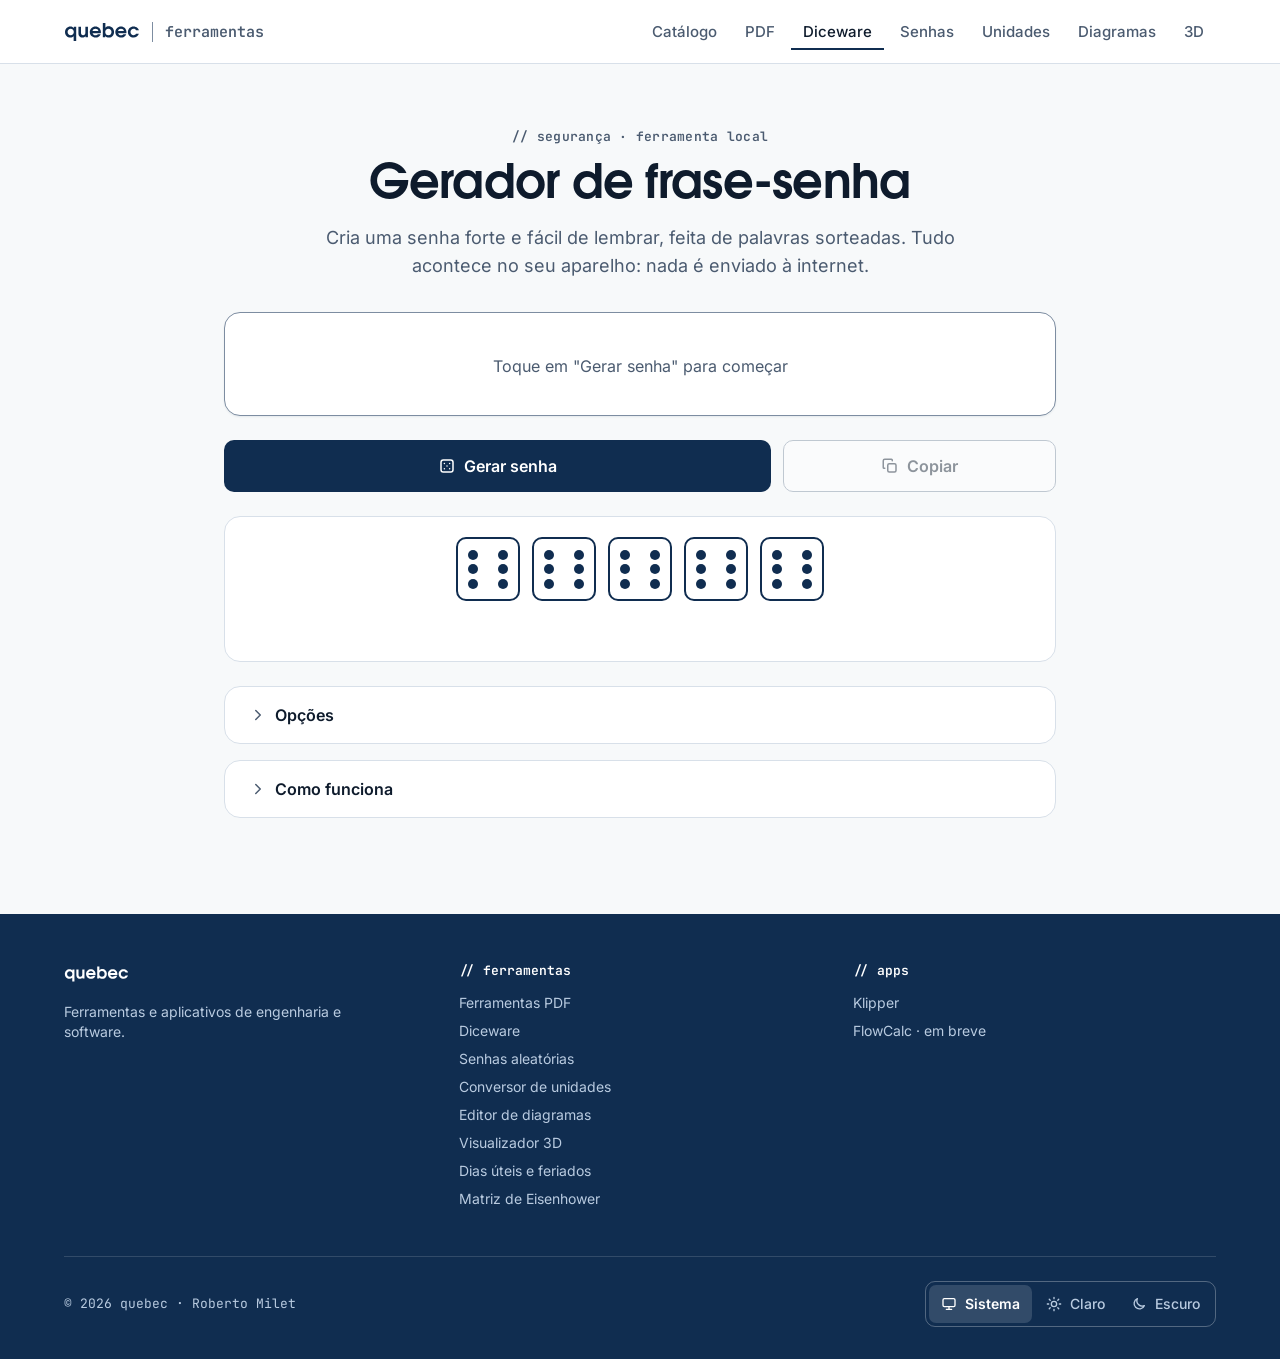
<file: diceware/index.html>
<!DOCTYPE html>
<html lang="pt-BR" data-theme="light">
<head>
<meta charset="UTF-8">
<meta name="viewport" content="width=device-width, initial-scale=1.0">
<meta name="description" content="Gere frases-senha Diceware localmente, com aleatoriedade criptograficamente segura.">
<link rel="manifest" href="manifest.webmanifest">
<link rel="canonical" href="https://ferramentas.quebec.com.br/diceware/">
<title>Diceware | quebec</title>
<!-- qb:head -->
<script>(function(){var s;try{s=localStorage.getItem('qb-theme')}catch(e){}document.documentElement.setAttribute('data-theme',s==='light'||s==='dark'?s:(matchMedia('(prefers-color-scheme: dark)').matches?'dark':'light'))})()</script>
<link rel="icon" type="image/png" sizes="16x16" href="/assets/quebec/logos/favicon_16.png">
<link rel="icon" type="image/png" sizes="32x32" href="/assets/quebec/logos/favicon_32.png">
<link rel="apple-touch-icon" href="/assets/quebec/logos/apple-touch-icon.png">
<meta name="theme-color" content="#F7F9FA" media="(prefers-color-scheme: light)">
<meta name="theme-color" content="#08131F" media="(prefers-color-scheme: dark)">
<link rel="preload" href="/assets/quebec/fonts/Inter-400.woff2" as="font" type="font/woff2" crossorigin>
<link rel="preload" href="/assets/quebec/fonts/TeXGyreAdventor-700.woff2" as="font" type="font/woff2" crossorigin>
<link rel="stylesheet" href="/assets/quebec/tokens.css?v=1.2.1">
<link rel="stylesheet" href="/assets/quebec/bundle.css?v=1.2.1">
<script src="/assets/quebec/quebec.js?v=1.2.1" defer></script>
<!-- /qb:head -->
<link rel="stylesheet" href="./style.css?v=2">
</head>
<body class="qb">
<!-- qb:header active="diceware" -->
<a class="qb-btn qb-btn--primary qb-skip" href="#conteudo">Pular para o conteúdo</a>
<div class="qb-header-wrap">
  <header class="qb-header"><div class="qb-container">
    <a class="qb-brand" href="/" aria-label="quebec ferramentas, início"><img class="qb-only-light" src="/assets/quebec/logos/nome_quebec.svg" alt="quebec" width="76" height="28"><img class="qb-only-dark" src="/assets/quebec/logos/nome_quebec_branco.svg" alt="quebec" width="76" height="28"><span class="qb-sub">ferramentas</span></a>
    <nav class="qb-nav" aria-label="Principal"><a href="/">Catálogo</a><a href="/pdf/">PDF</a><a href="/diceware/" aria-current="page">Diceware</a><a href="/senhas/">Senhas</a><a href="/unidades/">Unidades</a><a href="/diagramas/">Diagramas</a><a href="/3d/">3D</a></nav>
    <button class="qb-menu-btn" type="button" aria-expanded="false" aria-controls="menu-celular" aria-label="Menu"><span class="i-open"><svg class="qb-i" aria-hidden="true"><use href="/assets/quebec/icons.svg?v=1.2.1#menu"/></svg></span><span class="i-close"><svg class="qb-i" aria-hidden="true"><use href="/assets/quebec/icons.svg?v=1.2.1#close"/></svg></span></button>
  </div></header>
  <nav class="qb-mobile-nav" id="menu-celular" aria-label="Principal (celular)" hidden><a href="/">Catálogo</a><a href="/pdf/">PDF</a><a href="/diceware/" aria-current="page">Diceware</a><a href="/senhas/">Senhas</a><a href="/unidades/">Unidades</a><a href="/diagramas/">Diagramas</a><a href="/3d/">3D</a><a href="/dias-uteis/">Dias úteis</a><a href="/eisenhower/">Eisenhower</a></nav>
</div>
<!-- /qb:header -->

<main class="qb-page qb-page--center" id="conteudo">
<div class="qb-page-head">
<p class="qb-eyebrow">// segurança · ferramenta local</p>
<h1 class="display-lg">Gerador de frase-senha</h1>
<p class="qb-lead body-lg">Cria uma senha forte e fácil de lembrar, feita de palavras sorteadas. Tudo acontece no seu aparelho: nada é enviado à internet.</p>
</div>

<div class="password-display" id="passBox">
<div class="password-text" id="passText" aria-label="Frase-senha gerada"><span class="password-placeholder">Toque em "Gerar senha" para começar</span></div>
</div>

<div class="actions">
<button class="qb-btn qb-btn--primary" id="genBtn" type="button"><svg class="qb-i" aria-hidden="true"><use href="/assets/quebec/icons.svg?v=1.2.1#dice"/></svg>Gerar senha</button>
<button class="qb-btn qb-btn--secondary" id="copyBtn" type="button" disabled><svg class="qb-i" aria-hidden="true"><use href="/assets/quebec/icons.svg?v=1.2.1#copy"/></svg><span data-qb-label>Copiar</span></button>
</div>

<p class="strength-line" id="strengthLine" hidden>Força: <strong id="strength">-</strong> · <span id="words">0</span> palavras · <span id="chars">0</span> caracteres</p>

<div class="dice-area">
<div class="dice-row" id="diceRow"></div>
<div class="word-status" id="status"></div>
</div>

<details class="qb-disclosure" id="optionsPanel">
<summary>Opções</summary>
<div class="controls">
<div class="control-group">
<span class="control-label" id="wordLabel">Número de palavras</span>
<input type="range" id="wordSlider" min="4" max="12" value="7" aria-labelledby="wordLabel" aria-valuemin="4" aria-valuemax="12" aria-valuenow="7">
<span class="value-badge" id="wordValue">7</span>
</div>
<div class="control-group">
<span class="control-label" id="sepLabel">Separador</span>
<div class="qb-chips" role="group" aria-labelledby="sepLabel">
<button class="qb-chip sep-btn active" type="button" data-sep=" " aria-pressed="true">Espaço</button>
<button class="qb-chip sep-btn" type="button" data-sep="-" aria-pressed="false">Hífen</button>
<button class="qb-chip sep-btn" type="button" data-sep="" aria-pressed="false">Nenhum</button>
</div>
</div>
<div class="control-group">
<span class="control-label" id="reqLabel">Site exige</span>
<div class="qb-chips" role="group" aria-labelledby="reqLabel">
<label class="qb-check qb-check--inline"><input type="checkbox" id="reqUpper"> Maiúscula</label>
<label class="qb-check qb-check--inline"><input type="checkbox" id="reqNumber"> Número</label>
<label class="qb-check qb-check--inline"><input type="checkbox" id="reqSpecial"> Símbolo</label>
</div>
</div>
<div class="control-group">
<span class="control-label">Privacidade</span>
<label class="qb-check qb-check--inline"><input type="checkbox" id="discreetMode" aria-controls="diceRow passText"> Modo discreto (esconde os dados e a senha na tela)</label>
</div>
<div class="control-group">
<label class="control-label" for="listPreset">Lista de palavras</label>
<span class="qb-select"><select class="qb-control" id="listPreset"><option value="audit7776">Completa — 7.776 palavras (recomendada)</option><option value="audit1296">Curta — 1.296 palavras</option><option value="custom">Lista personalizada</option></select></span>
</div>
<p id="listNotice" class="qb-help list-notice" role="note" aria-live="polite"></p>
<div class="control-group control-group--stack">
<span class="control-label">Usar minha própria lista</span>
<div class="qb-drop is-compact">
<input type="file" id="wordlistFile" accept=".txt,text/plain" aria-label="Carregar lista de palavras em arquivo de texto">
<span class="qb-icon-tile" aria-hidden="true"><svg class="qb-i" aria-hidden="true"><use href="/assets/quebec/icons.svg?v=1.2.1#upload"/></svg></span>
<span class="qb-drop-text"><strong>Carregar arquivo .txt</strong><span class="qb-help">Uma palavra por linha · <span class="qb-drop-link">escolher</span> ou arrastar</span></span>
</div>
<div class="list-actions"><button class="qb-btn qb-btn--ghost qb-btn--sm" id="restoreListBtn" type="button"><svg class="qb-i" aria-hidden="true"><use href="/assets/quebec/icons.svg?v=1.2.1#undo"/></svg>Voltar à lista selecionada</button><span id="loadStatus" class="qb-status" role="status" aria-live="polite"></span></div>
</div>
</div>
</details>

<details class="qb-disclosure">
<summary>Como funciona</summary>
<div class="info-list">
<section class="info">
<h3>Por que é seguro</h3>
<p>Cada palavra é sorteada com o gerador aleatório criptográfico do navegador (<code>crypto.getRandomValues()</code>), com todas as palavras igualmente prováveis. A senha é gerada no seu aparelho e não é enviada a nenhum servidor. O que torna a senha forte é o número de palavras: com a lista completa, 6 palavras já passam de 77 bits; o padrão de 7 dá cerca de 90 bits.</p>
</section>
<section class="info">
<h3>Como os dados funcionam</h3>
<p>Cada palavra corresponde a uma combinação de dados: <strong id="diceInfo">5</strong> dados por palavra com a lista selecionada. As faces são lidas como um número na base 6, que aponta a palavra na lista. As listas embutidas têm exatamente 6⁵ = 7.776 ou 6⁴ = 1.296 palavras, então toda rolagem vale. Numa lista personalizada de outro tamanho, as rolagens que caem fora da lista são refeitas (<strong id="rejectInfo">0%</strong> nesta lista), o que mantém o sorteio justo.</p>
</section>
<section class="info">
<h3>Cuidado com a tela</h3>
<p>Quem vir os dados e conhecer a lista consegue reconstruir a senha. Evite gerar senhas com a tela compartilhada, gravada ou à vista de outras pessoas, ou ligue o modo discreto em Opções.</p>
</section>
<section class="info">
<h3>Sobre as listas</h3>
<p>A lista <strong>completa</strong> (7.776 palavras) e a <strong>curta</strong> (1.296 palavras, 4–7 letras) foram geradas por um processo reproduzível: só palavras sem acento, nenhum par que difira por uma única letra, nenhuma palavra que seja o começo de outra e remoção de termos ofensivos. São <strong>auditadas (estrutural) + curadoria semântica por proxy automático</strong>: a revisão de conteúdo foi feita por modelos de IA, não por falante nativo. A lista curta tem critérios próprios e não é parte da completa. Detalhes em <code>AUDITORIA-LISTAS.md</code>.</p>
</section>
<section class="info">
<h3>Números da lista selecionada</h3>
<p>Lista com <strong id="listSizeInfo">N</strong> palavras, ou <strong id="bitsPerWordInfo">N</strong> bits por palavra. Para chegar a ~77 bits, use pelo menos <strong id="recommendedWords">N</strong> palavras. A última senha gerada tem <strong id="entropy">0</strong> bits. Maiúscula, número e símbolo exigidos por sites não contam como ganho de força.</p>
</section>
</div>
</details>
</main>

<!-- qb:footer -->
<footer class="qb-footer"><div class="qb-container">
  <div class="qb-foot-grid">
    <div class="qb-foot-brand"><img src="/assets/quebec/logos/nome_quebec_branco.svg" alt="quebec" width="65" height="24"><p>Ferramentas e aplicativos de engenharia e software.</p></div>
    <div><h2 class="qb-foot-title">// ferramentas</h2><ul><li><a href="/pdf/">Ferramentas PDF</a></li><li><a href="/diceware/">Diceware</a></li><li><a href="/senhas/">Senhas aleatórias</a></li><li><a href="/unidades/">Conversor de unidades</a></li><li><a href="/diagramas/">Editor de diagramas</a></li><li><a href="/3d/">Visualizador 3D</a></li><li><a href="/dias-uteis/">Dias úteis e feriados</a></li><li><a href="/eisenhower/">Matriz de Eisenhower</a></li></ul></div>
    <div><h2 class="qb-foot-title">// apps</h2><ul><li><a href="https://klipper.quebec.com.br/" rel="noopener noreferrer">Klipper</a></li><li><span class="qb-soon">FlowCalc · em breve</span></li></ul></div>
  </div>
  <div class="qb-legal"><span>© <span data-qb-year>2026</span> quebec · Roberto Milet</span><div class="qb-theme" role="group" aria-label="Tema"><button type="button" data-qb-theme-set="system" aria-pressed="true"><svg class="qb-i" aria-hidden="true"><use href="/assets/quebec/icons.svg?v=1.2.1#monitor"/></svg>Sistema</button><button type="button" data-qb-theme-set="light" aria-pressed="false"><svg class="qb-i" aria-hidden="true"><use href="/assets/quebec/icons.svg?v=1.2.1#sun"/></svg>Claro</button><button type="button" data-qb-theme-set="dark" aria-pressed="false"><svg class="qb-i" aria-hidden="true"><use href="/assets/quebec/icons.svg?v=1.2.1#moon"/></svg>Escuro</button></div></div>
</div></footer>
<!-- /qb:footer -->

<script src="wordlists.js"></script>
<script>
// Listas locais: audit7776/audit1296 auditadas (ver AUDITORIA-LISTAS.md).
const DEFAULT_LIST = 'audit7776';
// Avisos em linguagem simples; o detalhe técnico (selo da auditoria) fica em "Como funciona".
const LIST_NOTICES = {
  audit7776: '✓ Lista auditada: 7.776 palavras sem acento, sem palavras parecidas entre si.',
  audit1296: '✓ Lista auditada de 1.296 palavras curtas (4–7 letras). Cada palavra vale menos, então use pelo menos 8 palavras.'
};
let activeListId = DEFAULT_LIST;
let activeListName = '';
let lastPresetId = DEFAULT_LIST;


// ─── Estado da wordlist (recalculado a cada carga) ───
let WORDS = [], N = 0, bitsPerWord = 0, DICE_COUNT = 5;

// Normaliza, remove duplicatas e recalcula toda a matemática derivada.
function loadWordlist(raw){
  const clean = [...new Set(
    raw.map(w => w.trim().toLowerCase()).filter(Boolean)
  )];
  if(clean.length < 2){ return false; }

  WORDS = clean;
  N = WORDS.length;
  bitsPerWord = Math.log2(N);
  DICE_COUNT = 0;
  let diceSpace = 1;
  while (diceSpace < N) { diceSpace *= 6; DICE_COUNT++; }

  document.title = 'Diceware | quebec';
  document.getElementById('listSizeInfo').textContent = N.toLocaleString('pt-BR');
  document.getElementById('bitsPerWordInfo').textContent = bitsPerWord.toFixed(2);
  document.getElementById('recommendedWords').textContent = Math.ceil(77 / bitsPerWord);
  document.getElementById('diceInfo').textContent = DICE_COUNT;
  document.getElementById('rejectInfo').textContent =
    (100 * (1 - N / Math.pow(6, DICE_COUNT))).toFixed(1) + '%';

  initDice();
  return true;
}

// Rola os dados e converte o resultado em índice da lista.
// Códigos que caem fora da lista são rejeitados e rolados novamente,
// preservando a distribuição uniforme.
function rollWord(){
  let faces, index;
  do {
    faces = Array.from({length: DICE_COUNT}, () => secureInt(6) + 1);
    index = faces.reduce((acc, f) => acc * 6 + (f - 1), 0);
  } while (index >= N);
  return { word: WORDS[index], faces };
}

// ─── RNG: inteiro uniforme em [0, max) com rejeição de amostragem ───
// Espaço amostral de Uint32 = 2^32 (não 0xFFFFFFFF, que é 2^32 - 1).
const UINT32_SPACE = 0x100000000;
const RNG_BUF = new Uint32Array(1);

function secureInt(max){
  const limit = Math.floor(UINT32_SPACE / max) * max;
  let x;
  do {
    crypto.getRandomValues(RNG_BUF);
    x = RNG_BUF[0];
  } while (x >= limit);
  return x % max;
}

const UI = {
  diceRow: document.getElementById('diceRow'),
  status: document.getElementById('status'),
  passBox: document.getElementById('passBox'),
  passText: document.getElementById('passText'),
  genBtn: document.getElementById('genBtn'),
  copyBtn: document.getElementById('copyBtn'),
  wordSlider: document.getElementById('wordSlider'),
  wordValue: document.getElementById('wordValue'),
  entropy: document.getElementById('entropy'),
  strength: document.getElementById('strength'),
  chars: document.getElementById('chars'),
  wordsStat: document.getElementById('words'),
  reqUpper: document.getElementById('reqUpper'),
  reqNumber: document.getElementById('reqNumber'),
  reqSpecial: document.getElementById('reqSpecial'),
  sepBtns: document.querySelectorAll('.sep-btn')
};
let separator = ' ';

const DOT_PATTERNS = {1:[4],2:[0,8],3:[0,4,8],4:[0,2,6,8],5:[0,2,4,6,8],6:[0,2,3,5,6,8]};

function createDice(){
  const d = document.createElement('div');
  d.className = 'dice';
  d.innerHTML = '<div class="dot"></div>'.repeat(9);
  return d;
}
function setDiceValue(dice, val){
  const dots = dice.querySelectorAll('.dot');
  dots.forEach((dot, i)=> dot.classList.toggle('show', DOT_PATTERNS[val].includes(i)));
}
let DICE = [];
function initDice(){
  UI.diceRow.innerHTML = '';
  DICE = Array.from({length: DICE_COUNT}, () => {
    const d = createDice();
    setDiceValue(d, 6);
    UI.diceRow.appendChild(d);
    return d;
  });
}

async function animateRoll(finalFaces){
  DICE.forEach(d => d.classList.add('rolling'));
  for(let s=0; s<9; s++){
    DICE.forEach(d => setDiceValue(d, secureInt(6)+1));
    await new Promise(r => setTimeout(r, 70));
  }
  DICE.forEach((d, i) => {
    d.classList.remove('rolling');
    setDiceValue(d, finalFaces[i]);
  });
}
// Limiares de força (convenção própria desta ferramenta, não um padrão universal)
const STRENGTH_TIERS = [
  [128, 'Extrema'],
  [100, 'Excelente'],
  [70,  'Forte'],
  [50,  'Razoável'],
  [0,   'Fraca']
];

function updateStats(wordCount, totalChars){
  // Apenas a entropia da seleção aleatória de palavras conta para a força.
  // Bits vindos de requisitos de site são deliberadamente excluídos.
  const wordBits = wordCount * bitsPerWord;
  UI.entropy.textContent = wordBits.toFixed(1);
  UI.chars.textContent = totalChars;
  UI.wordsStat.textContent = wordCount;
  UI.strength.textContent = STRENGTH_TIERS.find(([min]) => wordBits >= min)[1];
  document.getElementById('strengthLine').hidden = false;
}

const SPECIAL_CHARS = '!#$%&*+.:;?@';

// Modificações puramente para compatibilidade com sites que exigem
// regras de composição. Não aumentam a força fundamental da frase-senha
// (NIST SP 800-63B desaconselha exigir essas regras).
function applyRequirements(words){
  const w = words.slice();
  const pick = () => secureInt(w.length);

  if(UI.reqUpper.checked){
    const i = pick();
    w[i] = w[i].charAt(0).toUpperCase() + w[i].slice(1);
  }
  if(UI.reqNumber.checked){
    const i = pick();
    w[i] += secureInt(10);
  }
  if(UI.reqSpecial.checked){
    const i = pick();
    w[i] += SPECIAL_CHARS[secureInt(SPECIAL_CHARS.length)];
  }
  return w;
}

async function generatePassword(){
  const count = parseInt(UI.wordSlider.value);
  UI.genBtn.disabled = true;
  UI.copyBtn.disabled = true;
  UI.passBox.classList.remove('active');
  UI.passText.innerHTML = '<span class="password-placeholder">Gerando...</span>';
  UI.status.classList.remove('visible');

  const chosen = [];
  for(let i=0;i<count;i++){
    UI.status.textContent = `Rolando ${DICE_COUNT} dados para a palavra ${i+1}/${count}...`;
    UI.status.classList.add('visible');

    const { word, faces } = rollWord();
    await animateRoll(faces);

    chosen.push(word);

    UI.status.textContent = `Palavra ${i+1}/${count} sorteada ✓`;
    UI.passText.textContent = '•'.repeat(chosen.join(separator).length);
    await new Promise(r=>setTimeout(r,350));
  }

  const pass = applyRequirements(chosen).join(separator);
  UI.passText.textContent = pass;
  UI.passBox.classList.add('active');
  UI.status.textContent = 'Senha gerada.';
  updateStats(chosen.length, pass.length);
  UI.genBtn.disabled = false;
  UI.copyBtn.disabled = false;
}

UI.wordSlider.addEventListener('input', e=>{ UI.wordValue.textContent = e.target.value; UI.wordSlider.setAttribute('aria-valuenow', e.target.value); });
UI.genBtn.addEventListener('click', generatePassword);
UI.copyBtn.addEventListener('click', ()=>{
  // Botão de copiar do sistema: clipboard com alternativa e estado confirmado (.is-done).
  QB.copy(UI.copyBtn, UI.passText.textContent, { done: 'Copiado', fail: 'Falhou' });
});
UI.sepBtns.forEach(btn=>{
  btn.addEventListener('click', ()=>{
    UI.sepBtns.forEach(b=>{ b.classList.toggle('active', b === btn); b.setAttribute('aria-pressed', String(b === btn)); });
    separator = btn.dataset.sep;
  });
});

document.getElementById('discreetMode').addEventListener('change', e => {
  const hidden = e.target.checked;
  UI.diceRow.classList.toggle('discreet', hidden);
  UI.passText.classList.toggle('password-hidden', hidden);
  UI.passText.setAttribute('aria-label', hidden ? 'Frase-senha oculta pelo modo discreto' : 'Frase-senha gerada');
  UI.passText.setAttribute('aria-hidden', hidden ? 'true' : 'false');
});

function restoreSelectedList(){
  let id = document.getElementById('listPreset').value;
  if(id === 'custom') { id = lastPresetId; document.getElementById('listPreset').value = id; }
  lastPresetId = id;
  if(!window.DICEWARE_LISTS[id]) { id = DEFAULT_LIST; document.getElementById('listPreset').value = id; lastPresetId = id; }
  const preset = window.DICEWARE_LISTS[id];
  document.getElementById('listNotice').textContent = LIST_NOTICES[id] || '';
  activeListId = id;
  activeListName = preset.name;
  loadWordlist(preset.words);
  const status = document.getElementById('loadStatus');
  status.textContent = '';
  status.classList.remove('is-ok', 'is-error');
  document.getElementById('wordlistFile').value = '';
}
document.getElementById('listPreset').addEventListener('change', restoreSelectedList);
document.getElementById('restoreListBtn').addEventListener('click', restoreSelectedList);

// Importa uma wordlist externa (.txt, uma palavra por linha).
// O arquivo é lido localmente pelo navegador — nada é enviado a servidores.
document.getElementById('wordlistFile').addEventListener('change', async e => {
  const file = e.target.files[0];
  const status = document.getElementById('loadStatus');
  if(!file) return;
  try {
    const text = await file.text();
    const raw = text.split(/[\r\n,;]+/);
    if(loadWordlist(raw)){
      document.getElementById('listPreset').value = 'custom';
      activeListId = 'custom'; activeListName = file.name;
      document.getElementById('listNotice').textContent = '';
      status.textContent = `✓ ${file.name} — ${N.toLocaleString('pt-BR')} palavras únicas`;
      status.classList.add('is-ok');
    } else {
      status.textContent = '✗ arquivo sem palavras válidas';
      status.classList.remove('is-ok'); status.classList.add('is-error');
    }
  } catch {
    status.textContent = '✗ falha ao ler o arquivo';
    status.classList.remove('is-ok'); status.classList.add('is-error');
  }
});

restoreSelectedList();
</script>
<script>
if ('serviceWorker' in navigator && location.protocol !== 'file:') {
  window.addEventListener('load', () => navigator.serviceWorker.register('./sw.js', { updateViaCache: 'none' }).catch(console.error));
}
</script>
</body>
</html>
</file>
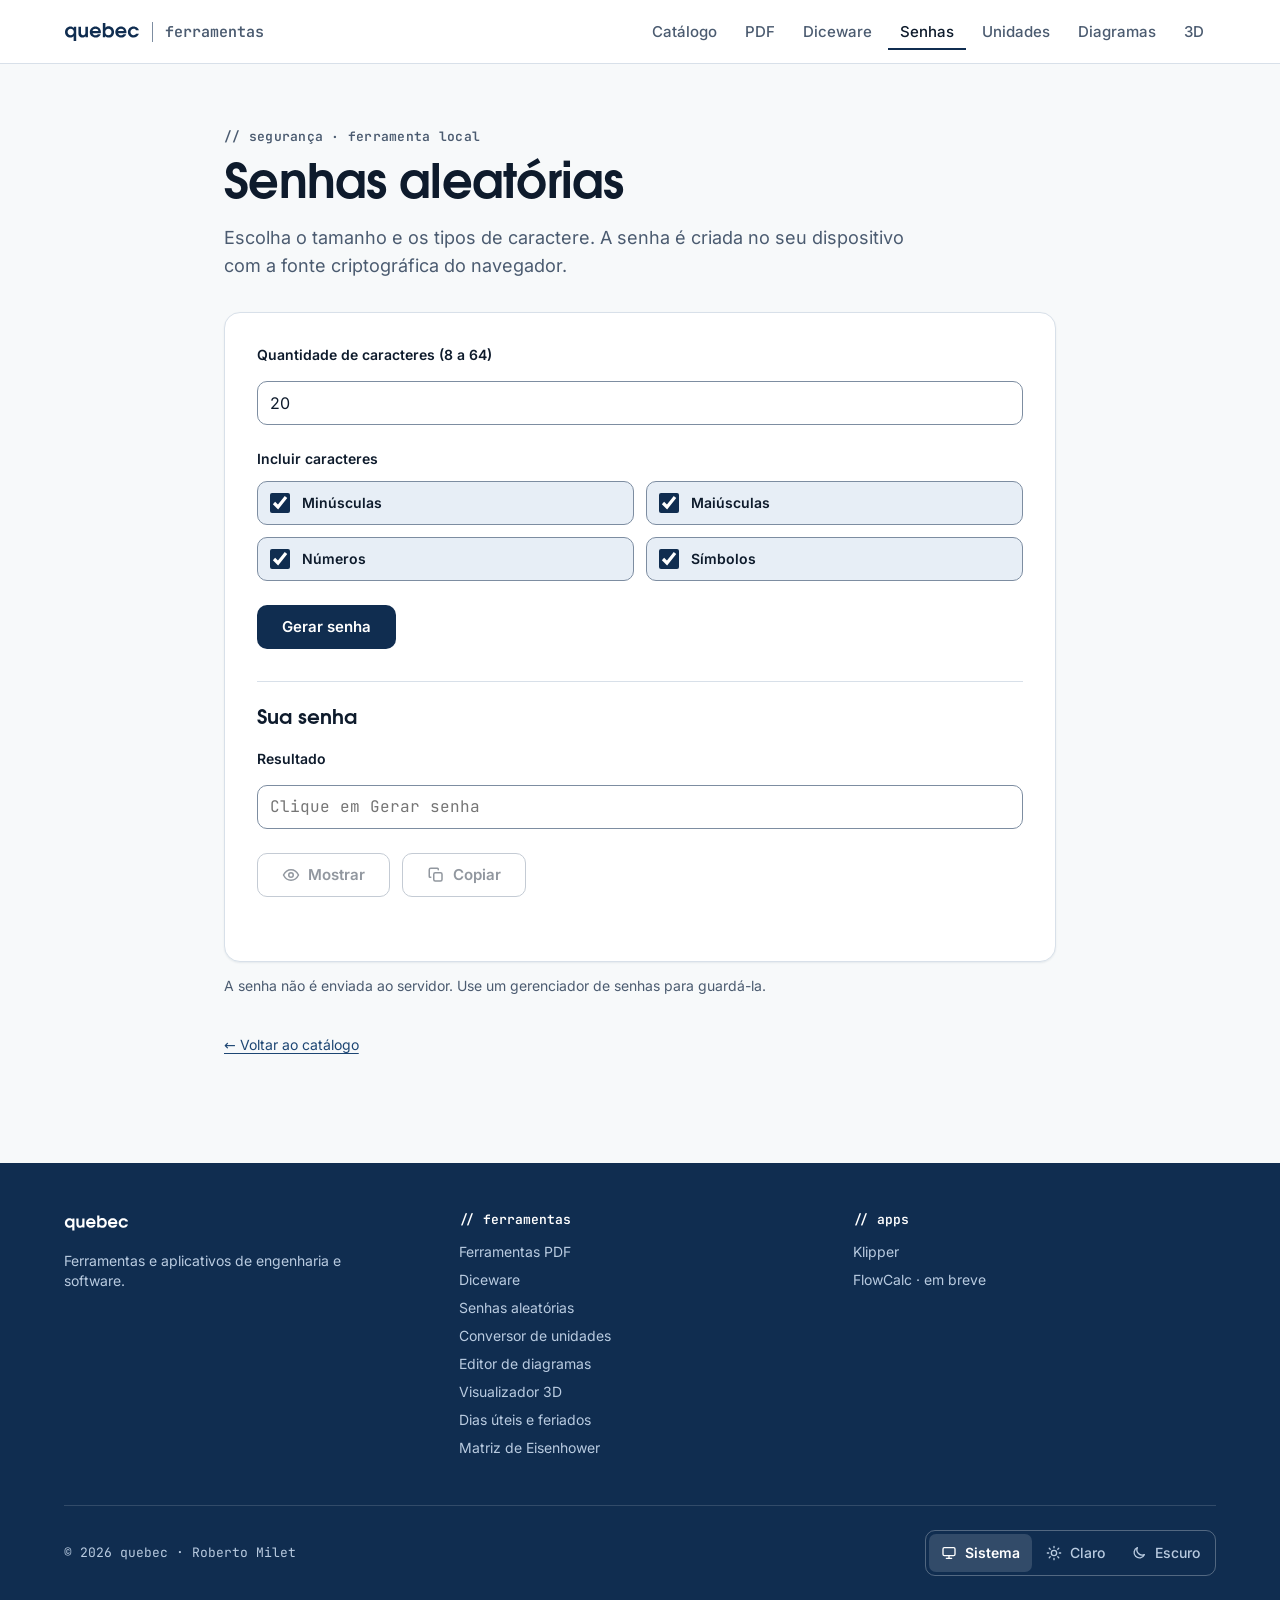
<file: senhas/index.html>
<!doctype html>
<html lang="pt-BR" data-theme="light">
<head>
  <meta charset="utf-8">
  <meta name="viewport" content="width=device-width, initial-scale=1">
  <title>Senhas aleatórias | quebec</title>
  <meta name="description" content="Gere senhas aleatórias no navegador com fonte criptográfica.">
  <link rel="canonical" href="https://ferramentas.quebec.com.br/senhas/">
  <!-- qb:head -->
<script>(function(){var s;try{s=localStorage.getItem('qb-theme')}catch(e){}document.documentElement.setAttribute('data-theme',s==='light'||s==='dark'?s:(matchMedia('(prefers-color-scheme: dark)').matches?'dark':'light'))})()</script>
<link rel="icon" type="image/png" sizes="16x16" href="/assets/quebec/logos/favicon_16.png">
<link rel="icon" type="image/png" sizes="32x32" href="/assets/quebec/logos/favicon_32.png">
<link rel="apple-touch-icon" href="/assets/quebec/logos/apple-touch-icon.png">
<meta name="theme-color" content="#F7F9FA" media="(prefers-color-scheme: light)">
<meta name="theme-color" content="#08131F" media="(prefers-color-scheme: dark)">
<link rel="preload" href="/assets/quebec/fonts/Inter-400.woff2" as="font" type="font/woff2" crossorigin>
<link rel="preload" href="/assets/quebec/fonts/TeXGyreAdventor-700.woff2" as="font" type="font/woff2" crossorigin>
<link rel="stylesheet" href="/assets/quebec/tokens.css?v=1.2.1">
<link rel="stylesheet" href="/assets/quebec/bundle.css?v=1.2.1">
<script src="/assets/quebec/quebec.js?v=1.2.1" defer></script>
<!-- /qb:head -->
  <script src="./app.js?v=2" defer></script>
</head>
<body class="qb">
<!-- qb:header active="senhas" -->
<a class="qb-btn qb-btn--primary qb-skip" href="#conteudo">Pular para o conteúdo</a>
<div class="qb-header-wrap">
  <header class="qb-header"><div class="qb-container">
    <a class="qb-brand" href="/" aria-label="quebec ferramentas, início"><img class="qb-only-light" src="/assets/quebec/logos/nome_quebec.svg" alt="quebec" width="76" height="28"><img class="qb-only-dark" src="/assets/quebec/logos/nome_quebec_branco.svg" alt="quebec" width="76" height="28"><span class="qb-sub">ferramentas</span></a>
    <nav class="qb-nav" aria-label="Principal"><a href="/">Catálogo</a><a href="/pdf/">PDF</a><a href="/diceware/">Diceware</a><a href="/senhas/" aria-current="page">Senhas</a><a href="/unidades/">Unidades</a><a href="/diagramas/">Diagramas</a><a href="/3d/">3D</a></nav>
    <button class="qb-menu-btn" type="button" aria-expanded="false" aria-controls="menu-celular" aria-label="Menu"><span class="i-open"><svg class="qb-i" aria-hidden="true"><use href="/assets/quebec/icons.svg?v=1.2.1#menu"/></svg></span><span class="i-close"><svg class="qb-i" aria-hidden="true"><use href="/assets/quebec/icons.svg?v=1.2.1#close"/></svg></span></button>
  </div></header>
  <nav class="qb-mobile-nav" id="menu-celular" aria-label="Principal (celular)" hidden><a href="/">Catálogo</a><a href="/pdf/">PDF</a><a href="/diceware/">Diceware</a><a href="/senhas/" aria-current="page">Senhas</a><a href="/unidades/">Unidades</a><a href="/diagramas/">Diagramas</a><a href="/3d/">3D</a><a href="/dias-uteis/">Dias úteis</a><a href="/eisenhower/">Eisenhower</a></nav>
</div>
<!-- /qb:header -->

<main class="qb-page" id="conteudo">
  <div class="qb-page-head">
    <p class="qb-eyebrow">// segurança · ferramenta local</p>
    <h1 class="display-lg">Senhas aleatórias</h1>
    <p class="qb-lead body-lg">Escolha o tamanho e os tipos de caractere. A senha é criada no seu dispositivo com a fonte criptográfica do navegador.</p>
  </div>

  <div class="qb-panel">
    <form id="password-form">
      <div class="qb-field">
        <label class="qb-label" for="length">Quantidade de caracteres (8 a 64)</label>
        <input class="qb-control" id="length" name="length" type="number" min="8" max="64" step="1" value="20" required>
      </div>
      <fieldset class="qb-fieldset">
        <legend>Incluir caracteres</legend>
        <div class="qb-checks">
          <label class="qb-check"><input type="checkbox" name="lower" checked> Minúsculas</label>
          <label class="qb-check"><input type="checkbox" name="upper" checked> Maiúsculas</label>
          <label class="qb-check"><input type="checkbox" name="digits" checked> Números</label>
          <label class="qb-check"><input type="checkbox" name="symbols" checked> Símbolos</label>
        </div>
      </fieldset>
      <div class="qb-actions"><button class="qb-btn qb-btn--primary" type="submit">Gerar senha</button></div>
    </form>

    <hr class="qb-divider">
    <h2 class="h3">Sua senha</h2>
    <div class="qb-field">
      <label class="qb-label" for="password">Resultado</label>
      <input class="qb-control qb-control--mono" id="password" type="password" readonly autocomplete="off" spellcheck="false" placeholder="Clique em Gerar senha">
    </div>
    <div class="qb-actions">
      <button class="qb-btn qb-btn--secondary" id="reveal" type="button" disabled aria-pressed="false"><svg class="qb-i" aria-hidden="true"><use href="/assets/quebec/icons.svg?v=1.2.1#eye"/></svg><span data-qb-label>Mostrar</span></button>
      <button class="qb-btn qb-btn--secondary" id="copy" type="button" disabled><svg class="qb-i" aria-hidden="true"><use href="/assets/quebec/icons.svg?v=1.2.1#copy"/></svg><span data-qb-label>Copiar</span></button>
    </div>
    <p id="status" class="qb-status" role="status" aria-live="polite"></p>
  </div>

  <p class="qb-help">A senha não é enviada ao servidor. Use um gerenciador de senhas para guardá-la.</p>
  <p class="qb-page-foot"><a href="/">← Voltar ao catálogo</a></p>
</main>

<!-- qb:footer -->
<footer class="qb-footer"><div class="qb-container">
  <div class="qb-foot-grid">
    <div class="qb-foot-brand"><img src="/assets/quebec/logos/nome_quebec_branco.svg" alt="quebec" width="65" height="24"><p>Ferramentas e aplicativos de engenharia e software.</p></div>
    <div><h2 class="qb-foot-title">// ferramentas</h2><ul><li><a href="/pdf/">Ferramentas PDF</a></li><li><a href="/diceware/">Diceware</a></li><li><a href="/senhas/">Senhas aleatórias</a></li><li><a href="/unidades/">Conversor de unidades</a></li><li><a href="/diagramas/">Editor de diagramas</a></li><li><a href="/3d/">Visualizador 3D</a></li><li><a href="/dias-uteis/">Dias úteis e feriados</a></li><li><a href="/eisenhower/">Matriz de Eisenhower</a></li></ul></div>
    <div><h2 class="qb-foot-title">// apps</h2><ul><li><a href="https://klipper.quebec.com.br/" rel="noopener noreferrer">Klipper</a></li><li><span class="qb-soon">FlowCalc · em breve</span></li></ul></div>
  </div>
  <div class="qb-legal"><span>© <span data-qb-year>2026</span> quebec · Roberto Milet</span><div class="qb-theme" role="group" aria-label="Tema"><button type="button" data-qb-theme-set="system" aria-pressed="true"><svg class="qb-i" aria-hidden="true"><use href="/assets/quebec/icons.svg?v=1.2.1#monitor"/></svg>Sistema</button><button type="button" data-qb-theme-set="light" aria-pressed="false"><svg class="qb-i" aria-hidden="true"><use href="/assets/quebec/icons.svg?v=1.2.1#sun"/></svg>Claro</button><button type="button" data-qb-theme-set="dark" aria-pressed="false"><svg class="qb-i" aria-hidden="true"><use href="/assets/quebec/icons.svg?v=1.2.1#moon"/></svg>Escuro</button></div></div>
</div></footer>
<!-- /qb:footer -->
</body>
</html>
</file>
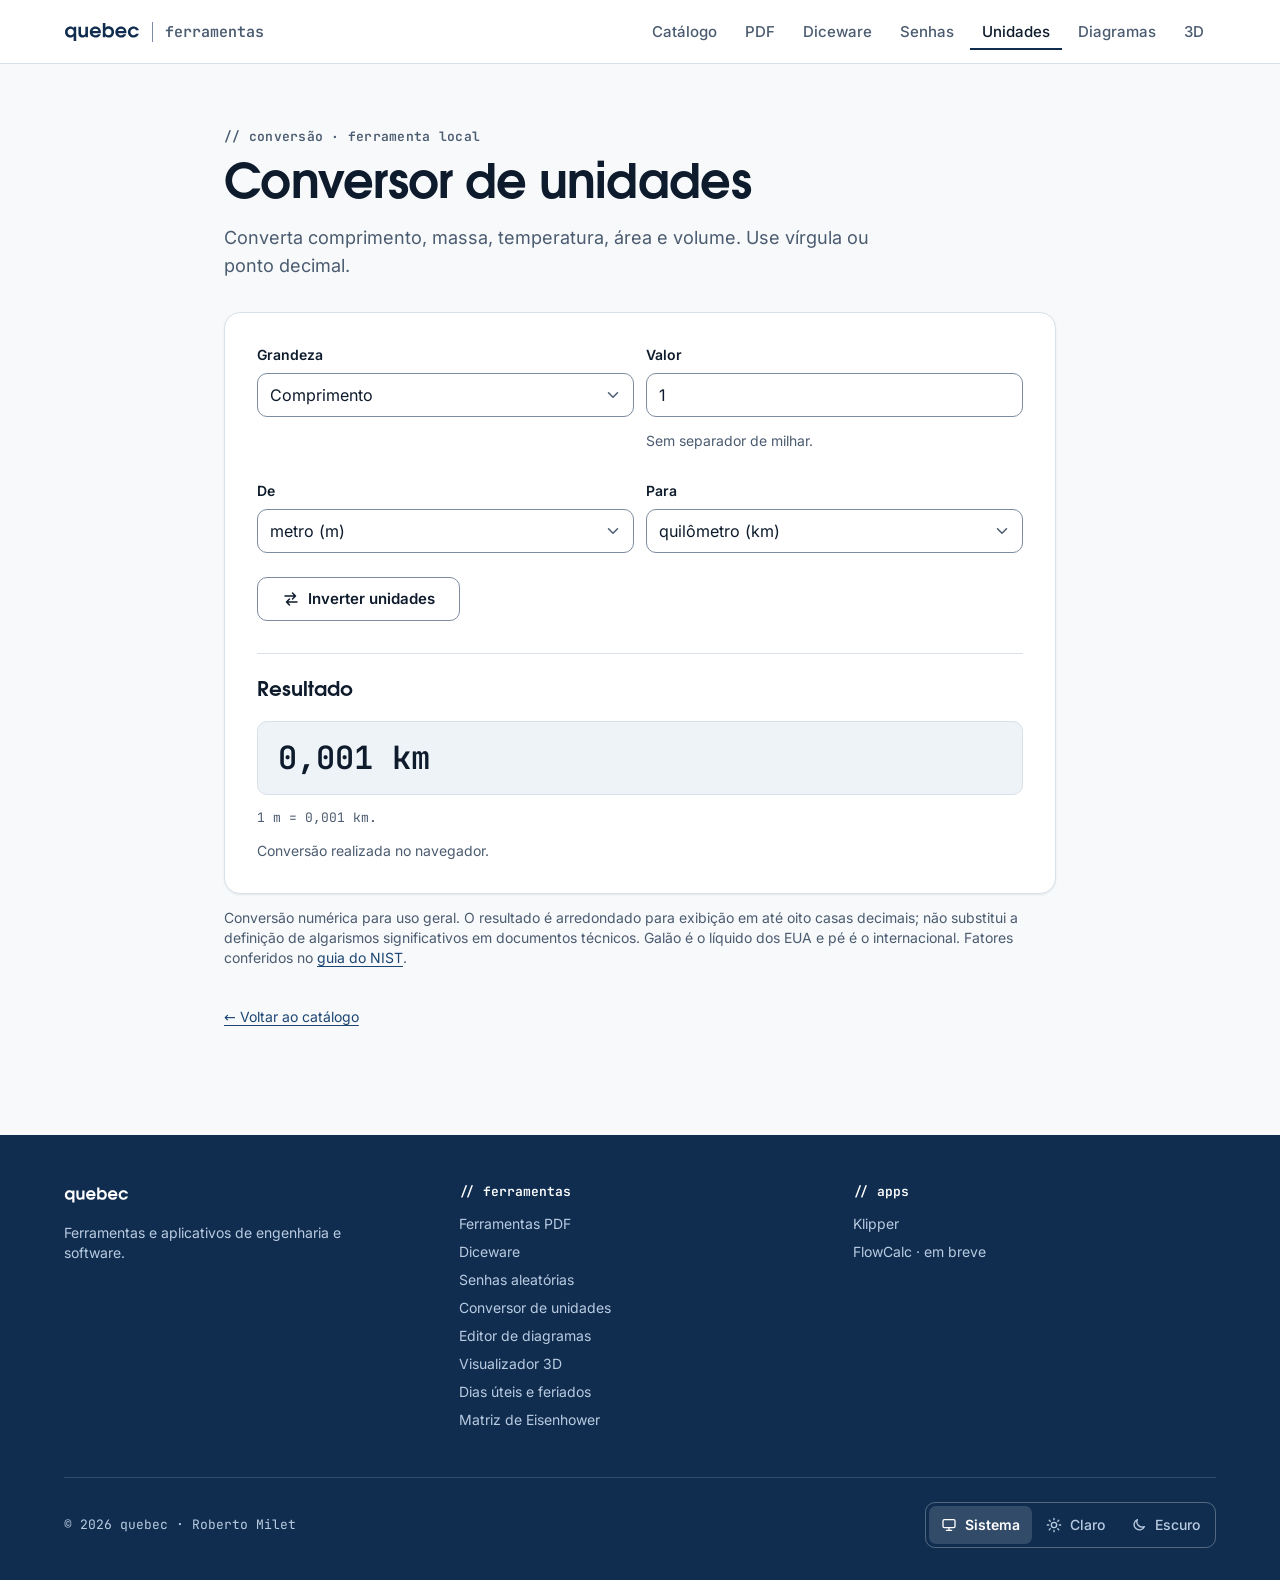
<file: unidades/index.html>
<!doctype html>
<html lang="pt-BR" data-theme="light">
<head>
  <meta charset="utf-8">
  <meta name="viewport" content="width=device-width, initial-scale=1">
  <title>Conversor de unidades | quebec</title>
  <meta name="description" content="Converta comprimento, massa, temperatura, área e volume no navegador.">
  <link rel="canonical" href="https://ferramentas.quebec.com.br/unidades/">
  <!-- qb:head -->
<script>(function(){var s;try{s=localStorage.getItem('qb-theme')}catch(e){}document.documentElement.setAttribute('data-theme',s==='light'||s==='dark'?s:(matchMedia('(prefers-color-scheme: dark)').matches?'dark':'light'))})()</script>
<link rel="icon" type="image/png" sizes="16x16" href="/assets/quebec/logos/favicon_16.png">
<link rel="icon" type="image/png" sizes="32x32" href="/assets/quebec/logos/favicon_32.png">
<link rel="apple-touch-icon" href="/assets/quebec/logos/apple-touch-icon.png">
<meta name="theme-color" content="#F7F9FA" media="(prefers-color-scheme: light)">
<meta name="theme-color" content="#08131F" media="(prefers-color-scheme: dark)">
<link rel="preload" href="/assets/quebec/fonts/Inter-400.woff2" as="font" type="font/woff2" crossorigin>
<link rel="preload" href="/assets/quebec/fonts/TeXGyreAdventor-700.woff2" as="font" type="font/woff2" crossorigin>
<link rel="stylesheet" href="/assets/quebec/tokens.css?v=1.2.1">
<link rel="stylesheet" href="/assets/quebec/bundle.css?v=1.2.1">
<script src="/assets/quebec/quebec.js?v=1.2.1" defer></script>
<!-- /qb:head -->
  <script src="./app.js?v=2" defer></script>
</head>
<body class="qb">
<!-- qb:header active="unidades" -->
<a class="qb-btn qb-btn--primary qb-skip" href="#conteudo">Pular para o conteúdo</a>
<div class="qb-header-wrap">
  <header class="qb-header"><div class="qb-container">
    <a class="qb-brand" href="/" aria-label="quebec ferramentas, início"><img class="qb-only-light" src="/assets/quebec/logos/nome_quebec.svg" alt="quebec" width="76" height="28"><img class="qb-only-dark" src="/assets/quebec/logos/nome_quebec_branco.svg" alt="quebec" width="76" height="28"><span class="qb-sub">ferramentas</span></a>
    <nav class="qb-nav" aria-label="Principal"><a href="/">Catálogo</a><a href="/pdf/">PDF</a><a href="/diceware/">Diceware</a><a href="/senhas/">Senhas</a><a href="/unidades/" aria-current="page">Unidades</a><a href="/diagramas/">Diagramas</a><a href="/3d/">3D</a></nav>
    <button class="qb-menu-btn" type="button" aria-expanded="false" aria-controls="menu-celular" aria-label="Menu"><span class="i-open"><svg class="qb-i" aria-hidden="true"><use href="/assets/quebec/icons.svg?v=1.2.1#menu"/></svg></span><span class="i-close"><svg class="qb-i" aria-hidden="true"><use href="/assets/quebec/icons.svg?v=1.2.1#close"/></svg></span></button>
  </div></header>
  <nav class="qb-mobile-nav" id="menu-celular" aria-label="Principal (celular)" hidden><a href="/">Catálogo</a><a href="/pdf/">PDF</a><a href="/diceware/">Diceware</a><a href="/senhas/">Senhas</a><a href="/unidades/" aria-current="page">Unidades</a><a href="/diagramas/">Diagramas</a><a href="/3d/">3D</a><a href="/dias-uteis/">Dias úteis</a><a href="/eisenhower/">Eisenhower</a></nav>
</div>
<!-- /qb:header -->

<main class="qb-page" id="conteudo">
  <div class="qb-page-head">
    <p class="qb-eyebrow">// conversão · ferramenta local</p>
    <h1 class="display-lg">Conversor de unidades</h1>
    <p class="qb-lead body-lg">Converta comprimento, massa, temperatura, área e volume. Use vírgula ou ponto decimal.</p>
  </div>

  <div class="qb-panel">
    <div class="qb-row2">
      <div>
        <label class="qb-label" for="category">Grandeza</label>
        <span class="qb-select"><select class="qb-control" id="category"><option value="length">Comprimento</option><option value="mass">Massa</option><option value="temperature">Temperatura</option><option value="area">Área</option><option value="volume">Volume</option></select></span>
      </div>
      <div>
        <label class="qb-label" for="value">Valor</label>
        <input class="qb-control" id="value" type="text" inputmode="decimal" autocomplete="off" value="1" aria-describedby="value-help">
        <p class="qb-help" id="value-help">Sem separador de milhar.</p>
      </div>
    </div>
    <div class="qb-row2">
      <div>
        <label class="qb-label" for="from">De</label>
        <span class="qb-select"><select class="qb-control" id="from"></select></span>
      </div>
      <div>
        <label class="qb-label" for="to">Para</label>
        <span class="qb-select"><select class="qb-control" id="to"></select></span>
      </div>
    </div>
    <div class="qb-actions"><button class="qb-btn qb-btn--secondary" id="swap" type="button"><svg class="qb-i" aria-hidden="true"><use href="/assets/quebec/icons.svg?v=1.2.1#swap"/></svg>Inverter unidades</button></div>

    <hr class="qb-divider">
    <h2 class="h3">Resultado</h2>
    <output class="qb-output" id="result" for="value category from to" aria-live="polite"></output>
    <p id="formula" class="qb-help qb-mono"></p>
    <p id="status" class="qb-status" role="status"></p>
  </div>

  <p class="qb-help">Conversão numérica para uso geral. O resultado é arredondado para exibição em até oito casas decimais; não substitui a definição de algarismos significativos em documentos técnicos. Galão é o líquido dos EUA e pé é o internacional. Fatores conferidos no <a href="https://www.nist.gov/pml/special-publication-811/nist-guide-si-appendix-b-conversion-factors" target="_blank" rel="noopener noreferrer">guia do NIST</a>.</p>
  <p class="qb-page-foot"><a href="/">← Voltar ao catálogo</a></p>
</main>

<!-- qb:footer -->
<footer class="qb-footer"><div class="qb-container">
  <div class="qb-foot-grid">
    <div class="qb-foot-brand"><img src="/assets/quebec/logos/nome_quebec_branco.svg" alt="quebec" width="65" height="24"><p>Ferramentas e aplicativos de engenharia e software.</p></div>
    <div><h2 class="qb-foot-title">// ferramentas</h2><ul><li><a href="/pdf/">Ferramentas PDF</a></li><li><a href="/diceware/">Diceware</a></li><li><a href="/senhas/">Senhas aleatórias</a></li><li><a href="/unidades/">Conversor de unidades</a></li><li><a href="/diagramas/">Editor de diagramas</a></li><li><a href="/3d/">Visualizador 3D</a></li><li><a href="/dias-uteis/">Dias úteis e feriados</a></li><li><a href="/eisenhower/">Matriz de Eisenhower</a></li></ul></div>
    <div><h2 class="qb-foot-title">// apps</h2><ul><li><a href="https://klipper.quebec.com.br/" rel="noopener noreferrer">Klipper</a></li><li><span class="qb-soon">FlowCalc · em breve</span></li></ul></div>
  </div>
  <div class="qb-legal"><span>© <span data-qb-year>2026</span> quebec · Roberto Milet</span><div class="qb-theme" role="group" aria-label="Tema"><button type="button" data-qb-theme-set="system" aria-pressed="true"><svg class="qb-i" aria-hidden="true"><use href="/assets/quebec/icons.svg?v=1.2.1#monitor"/></svg>Sistema</button><button type="button" data-qb-theme-set="light" aria-pressed="false"><svg class="qb-i" aria-hidden="true"><use href="/assets/quebec/icons.svg?v=1.2.1#sun"/></svg>Claro</button><button type="button" data-qb-theme-set="dark" aria-pressed="false"><svg class="qb-i" aria-hidden="true"><use href="/assets/quebec/icons.svg?v=1.2.1#moon"/></svg>Escuro</button></div></div>
</div></footer>
<!-- /qb:footer -->
</body>
</html>
</file>
<file: assets/quebec/tokens.css>
/* quebec — gerado de tokens.json do design system (pacote 1.2.1). Não editar à mão: altere o design system e gere de novo.
   1.2.1: alinhado ao tokens.json do design system (presets de realce como tokens; seletores [data-qb-accent] e movimento reduzido ficam no bundle.css). */
@font-face { font-family: 'TeX Gyre Adventor'; src: url('fonts/TeXGyreAdventor-700.woff2') format('woff2'); font-weight: 700; font-style: normal; font-display: swap; }
@font-face { font-family: 'Inter'; src: url('fonts/Inter-400.woff2') format('woff2'); font-weight: 400; font-style: normal; font-display: swap; }
@font-face { font-family: 'Inter'; src: url('fonts/Inter-500.woff2') format('woff2'); font-weight: 500; font-style: normal; font-display: swap; }
@font-face { font-family: 'Inter'; src: url('fonts/Inter-600.woff2') format('woff2'); font-weight: 600; font-style: normal; font-display: swap; }
@font-face { font-family: 'JetBrains Mono'; src: url('fonts/JetBrainsMono-400.woff2') format('woff2'); font-weight: 400; font-style: normal; font-display: swap; }
@font-face { font-family: 'JetBrains Mono'; src: url('fonts/JetBrainsMono-600.woff2') format('woff2'); font-weight: 600; font-style: normal; font-display: swap; }
:root, [data-theme="light"] {
  --navy-950: #08131F;
  --navy-900: #0F1E31;
  --navy-800: #102D50;
  --navy-700: #1D4673;
  --navy-500: #3D6E9F;
  --navy-300: #9CC0E6;
  --navy-100: #E7EEF6;
  --navy-050: #F3F6FA;
  --slate-700: #4B5B70;
  --slate-400: #7D8DA1;
  --slate-200: #D8E0E9;
  --slate-050: #F7F9FA;
  --cyan-400: #4CC3F0;
  --bg: var(--slate-050);
  --surface: #FFFFFF;
  --surface-sunken: #EEF3F8;
  --surface-tint: var(--navy-100);
  --text: #0E1B2C;
  --text-muted: var(--slate-700);
  --border: var(--slate-200);
  --border-strong: var(--slate-400);
  --primary: var(--navy-800);
  --primary-hover: #0A1F38;
  --on-primary: #FFFFFF;
  --link: var(--navy-700);
  --focus: #1F78B8;
  --band: var(--navy-800);
  --on-band: #FFFFFF;
  --on-band-muted: #B9CBE0;
  --success: #1E7B4F;
  --warning: #8F5410;
  --danger: #B42318;
  --on-success: #FFFFFF;
  --accent: var(--primary);
  --accent-tint: var(--surface-tint);
  --band-border: rgba(255,255,255,0.14);
  --band-border-strong: rgba(255,255,255,0.28);
  --accent-violeta: #6A3FC1;
  --accent-violeta-tint: #F0EBFA;
  --accent-ciano: #0B6A8F;
  --accent-ciano-tint: #E3F3FA;
  --shadow-sm: 0 1px 2px rgba(16,45,80,0.08);
  --shadow-md: 0 6px 20px rgba(16,45,80,0.10);
  color-scheme: light;
}
[data-theme="dark"] {
  --bg: var(--navy-950);
  --surface: var(--navy-900);
  --surface-sunken: #0B1828;
  --surface-tint: #14304F;
  --text: #EEF3F8;
  --text-muted: #A3B2C4;
  --border: #25394F;
  --border-strong: #5E7591;
  --primary: var(--navy-300);
  --primary-hover: #B9D3EE;
  --on-primary: var(--navy-950);
  --link: var(--navy-300);
  --focus: var(--cyan-400);
  --band: var(--navy-900);
  --on-band: #EEF3F8;
  --on-band-muted: #A3B2C4;
  --success: #5CCB93;
  --warning: #F0B45A;
  --danger: #F28B82;
  --on-success: var(--navy-950);
  --band-border: rgba(255,255,255,0.12);
  --band-border-strong: rgba(255,255,255,0.24);
  --accent-violeta: #C3AEF5;
  --accent-violeta-tint: #2A2347;
  --accent-ciano: var(--cyan-400);
  --accent-ciano-tint: #0F3144;
  --shadow-sm: 0 1px 2px rgba(0,0,0,0.4);
  --shadow-md: 0 8px 24px rgba(0,0,0,0.45);
  color-scheme: dark;
}
:root {
  --space-1: 4px;
  --space-2: 8px;
  --space-3: 12px;
  --space-4: 16px;
  --space-5: 20px;
  --space-6: 24px;
  --space-8: 32px;
  --space-10: 40px;
  --space-12: 48px;
  --space-16: 64px;
  --space-20: 80px;
  --space-24: 96px;
  --radius-sm: 6px;
  --radius-md: 10px;
  --radius-lg: 16px;
  --radius-xl: 24px;
  --radius-full: 999px;
  --container: 1200px;
  --container-narrow: 760px;
  --header-height: 64px;
  --dur-1: 120ms;
  --dur-2: 200ms;
  --ease: cubic-bezier(.2,0,0,1);
  --font-display: "TeX Gyre Adventor", "Century Gothic", "Avenir Next", system-ui, sans-serif;
  --font-sans: Inter, system-ui, -apple-system, "Segoe UI", Roboto, sans-serif;
  --font-mono: "JetBrains Mono", ui-monospace, "SFMono-Regular", Menlo, monospace;
}
.display-xl { font-family: var(--font-display); font-size: 64px; line-height: 68px; font-weight: 700; letter-spacing: -0.02em; }
.display-lg { font-family: var(--font-display); font-size: 48px; line-height: 54px; font-weight: 700; letter-spacing: -0.015em; }
.h1 { font-family: var(--font-display); font-size: 36px; line-height: 42px; font-weight: 700; letter-spacing: -0.01em; }
.h2 { font-family: var(--font-display); font-size: 28px; line-height: 34px; font-weight: 700; }
.h3 { font-family: var(--font-display); font-size: 20px; line-height: 26px; font-weight: 700; }
.body-lg { font-family: var(--font-sans); font-size: 18px; line-height: 28px; font-weight: 400; }
.body { font-family: var(--font-sans); font-size: 16px; line-height: 24px; font-weight: 400; }
.body-sm { font-family: var(--font-sans); font-size: 14px; line-height: 20px; font-weight: 400; }
.label { font-family: var(--font-sans); font-size: 14px; line-height: 20px; font-weight: 600; }
.caption { font-family: var(--font-sans); font-size: 12px; line-height: 16px; font-weight: 500; }
.eyebrow { font-family: var(--font-mono); font-size: 13px; line-height: 18px; font-weight: 600; }
.code { font-family: var(--font-mono); font-size: 14px; line-height: 22px; font-weight: 400; }
.result { font-family: var(--font-mono); font-size: 32px; line-height: 40px; font-weight: 600; }
</file>
<file: assets/quebec/bundle.css>
/* quebec — componentes (classes qb-*), pacote 1.2.1. Carrega depois de tokens.css; usa só variáveis de token.
   Pontos de quebra (convenção, media queries não leem variáveis): 1100 / 860 / 600 px. */
.qb, .qb * { box-sizing: border-box; }
.qb { font-family: var(--font-sans); color: var(--text); background: var(--bg); -webkit-font-smoothing: antialiased; }
.qb a { color: var(--link); text-underline-offset: 3px; }
.qb :focus-visible { outline: 2px solid var(--focus); outline-offset: 2px; }
.qb-container { max-width: var(--container); margin: 0 auto; padding: 0 var(--space-6); }
.qb-narrow { max-width: var(--container-narrow); margin: 0 auto; padding: 0 var(--space-6); }
.qb-muted { color: var(--text-muted); }

/* Botão */
.qb-btn { display: inline-flex; align-items: center; justify-content: center; gap: var(--space-2); height: 44px; padding: 0 var(--space-6);
  border-radius: var(--radius-md); border: 1px solid transparent; font: 600 15px/20px var(--font-sans); text-decoration: none; cursor: pointer; white-space: nowrap; }
.qb a.qb-btn { text-decoration: none; }
.qb-btn svg { width: 18px; height: 18px; }
.qb-btn--primary, .qb a.qb-btn--primary { background: var(--primary); color: var(--on-primary); }
.qb-btn--primary:hover { background: var(--primary-hover); }
.qb-btn--secondary, .qb a.qb-btn--secondary { background: var(--surface); color: var(--text); border-color: var(--border-strong); }
.qb-btn--secondary:hover { background: var(--surface-sunken); }
.qb-btn--ghost, .qb a.qb-btn--ghost { background: transparent; color: var(--text); }
.qb-btn--ghost:hover { background: var(--surface-tint); }
.qb-btn--on-band, .qb a.qb-btn--on-band { background: var(--on-band); color: var(--navy-800); }
.qb-btn--sm { height: 36px; padding: 0 var(--space-4); font-size: 14px; }
.qb-btn[disabled] { opacity: .45; cursor: not-allowed; }

/* Selo */
.qb-badge { display: inline-flex; align-items: center; gap: var(--space-1); height: 24px; padding: 0 var(--space-2); border-radius: var(--radius-sm);
  font: 500 12px/16px var(--font-sans); background: var(--surface-sunken); color: var(--text-muted); border: 1px solid var(--border); }
.qb-badge svg { width: 14px; height: 14px; }
.qb-badge--brand { background: var(--surface-tint); color: var(--text); border-color: transparent; }
.qb-badge--new { background: var(--primary); color: var(--on-primary); border-color: transparent; }
.qb-badge--success { color: var(--success); background: var(--surface); border-color: var(--border); }

/* Chip de filtro */
.qb-chips { display: flex; flex-wrap: wrap; gap: var(--space-2); }
.qb-chip { display: inline-flex; align-items: center; gap: var(--space-2); height: 36px; padding: 0 var(--space-4); border-radius: var(--radius-full);
  border: 1px solid var(--border-strong); background: var(--surface); color: var(--text); font: 500 14px/20px var(--font-sans); cursor: pointer; }
.qb-chip[aria-pressed="true"] { background: var(--primary); border-color: var(--primary); color: var(--on-primary); }
.qb-chip .qb-count { font: 400 12px/16px var(--font-mono); opacity: .75; }

/* Campo */
.qb-field { display: grid; gap: var(--space-2); }
.qb-field > label { font: 600 14px/20px var(--font-sans); }
.qb-field .qb-help { font: 400 13px/18px var(--font-sans); color: var(--text-muted); }
.qb-input { display: flex; align-items: center; gap: var(--space-2); height: 44px; padding: 0 var(--space-4); border-radius: var(--radius-md);
  border: 1px solid var(--border-strong); background: var(--surface); color: var(--text); }
.qb-input:focus-within { outline: 2px solid var(--focus); outline-offset: 2px; }
.qb-input input, .qb-input select { flex: 1; min-width: 0; border: 0; background: transparent; color: inherit; font: 400 16px/24px var(--font-sans); outline: none; }
.qb-input .qb-unit { font: 400 14px/20px var(--font-mono); color: var(--text-muted); }
.qb-input svg { width: 18px; height: 18px; color: var(--text-muted); flex: none; }
.qb-input--search { height: 52px; border-radius: var(--radius-lg); }
.qb-input--error { border-color: var(--danger); }
.qb-field .qb-error { font: 500 13px/18px var(--font-sans); color: var(--danger); }
.qb-kbd { font: 500 12px/16px var(--font-mono); padding: 2px 6px; border-radius: var(--radius-sm); border: 1px solid var(--border-strong); color: var(--text-muted); background: var(--surface-sunken); }
.qb-mono { font-family: var(--font-mono); }

/* Cabeçalho */
.qb-header { height: var(--header-height); background: var(--surface); border-bottom: 1px solid var(--border); }
.qb-header .qb-container { height: 100%; display: flex; align-items: center; gap: var(--space-8); }
.qb-brand { display: inline-flex; align-items: center; gap: var(--space-3); text-decoration: none; color: var(--text); }
.qb .qb-brand { text-decoration: none; }
.qb-brand img { height: 28px; width: auto; display: block; }
.qb-brand .qb-sub { font: 600 15px/20px var(--font-mono); color: var(--text-muted); padding-left: var(--space-3); border-left: 1px solid var(--border-strong); }
.qb-nav { display: flex; gap: var(--space-1); margin-left: auto; align-items: center; }
.qb-nav a { font: 500 15px/20px var(--font-sans); color: var(--text-muted); text-decoration: none; padding: var(--space-2) var(--space-3); border-radius: var(--radius-sm); }
.qb-nav a:hover { color: var(--text); background: var(--surface-tint); }
.qb-nav a[aria-current="page"] { color: var(--text); box-shadow: inset 0 -2px 0 var(--primary); border-radius: 0; }

/* Sobretítulo e seções */
.qb-eyebrow { font: 600 13px/18px var(--font-mono); color: var(--text-muted); letter-spacing: .02em; margin: 0 0 var(--space-3); }
.qb-section { padding: var(--space-24) 0; }
.qb-section-head { max-width: 640px; margin-bottom: var(--space-12); }
.qb-section-head h2 { margin: 0 0 var(--space-3); }
.qb-section-head p { margin: 0; color: var(--text-muted); }

/* Hero */
.qb-hero { padding: var(--space-24) 0 var(--space-16); }
.qb-hero .qb-container { display: grid; grid-template-columns: 1.1fr .9fr; gap: var(--space-16); align-items: center; }
.qb-hero h1 { margin: 0 0 var(--space-6); }
.qb-hero p.qb-lead { margin: 0 0 var(--space-8); color: var(--text-muted); max-width: 520px; }
.qb-actions { display: flex; gap: var(--space-3); flex-wrap: wrap; }
.qb-tree { background: var(--surface); border: 1px solid var(--border); border-radius: var(--radius-xl); padding: var(--space-8); box-shadow: var(--shadow-sm); }
.qb-tree .qb-tree-top { display: flex; align-items: center; gap: var(--space-3); margin-bottom: var(--space-6); }
.qb-tree .qb-tree-top img { width: 40px; height: 40px; }
.qb-tree ul { list-style: none; margin: 0; padding: 0; font: 400 15px/24px var(--font-mono); }
.qb-tree li { display: grid; grid-template-columns: 28px 130px 1fr; padding: var(--space-2) 0; border-top: 1px dashed var(--border); }
.qb-tree li .b { color: var(--text-muted); }
.qb-tree li .n { font-weight: 600; color: var(--text); }
.qb-tree li .d { color: var(--text-muted); font-family: var(--font-sans); font-size: 14px; }

/* Cards */
.qb-grid { display: grid; grid-template-columns: repeat(3, 1fr); gap: var(--space-6); }
.qb-card { display: flex; flex-direction: column; gap: var(--space-3); padding: var(--space-6); background: var(--surface); border: 1px solid var(--border);
  border-radius: var(--radius-lg); color: var(--text); text-decoration: none; }
.qb a.qb-card { text-decoration: none; color: var(--text); }
a.qb-card:hover { box-shadow: var(--shadow-md); border-color: var(--border-strong); }
.qb-card h3 { margin: 0; }
.qb-card p { margin: 0; color: var(--text-muted); }
.qb-card .qb-card-top { display: flex; align-items: center; justify-content: space-between; gap: var(--space-3); }
.qb-card .qb-card-foot { margin-top: auto; padding-top: var(--space-3); display: flex; align-items: center; justify-content: space-between; gap: var(--space-2);
  font: 400 13px/18px var(--font-mono); color: var(--text-muted); }
.qb-card .qb-go { font: 600 14px/20px var(--font-sans); color: var(--link); display: inline-flex; align-items: center; gap: var(--space-1); }
.qb-card .qb-go svg { width: 16px; height: 16px; }
.qb-icon-tile { width: 44px; height: 44px; border-radius: var(--radius-md); background: var(--accent-tint); color: var(--accent);
  display: inline-flex; align-items: center; justify-content: center; flex: none; }
.qb-icon-tile svg { width: 24px; height: 24px; }
.qb-icon-tile--brand { background: var(--navy-800); color: var(--on-band); }

/* Painel de ferramenta */
.qb-tool { background: var(--surface); border: 1px solid var(--border); border-radius: var(--radius-lg); overflow: hidden; }
.qb-tool-head { display: flex; align-items: center; gap: var(--space-4); padding: var(--space-6); border-bottom: 1px solid var(--border); }
.qb-tool-head h2 { margin: 0; }
.qb-tool-head p { margin: 2px 0 0; color: var(--text-muted); }
.qb-tool-body { display: grid; grid-template-columns: 1fr 1fr; }
.qb-tool-in { padding: var(--space-6); display: grid; gap: var(--space-4); align-content: start; }
.qb-tool-out { padding: var(--space-6); background: var(--surface-sunken); border-left: 1px solid var(--border); display: grid; gap: var(--space-4); align-content: start; }
.qb-row2 { display: grid; grid-template-columns: 1fr 1fr; gap: var(--space-3); }
.qb-meter { height: 8px; border-radius: var(--radius-full); background: var(--border); overflow: hidden; }
.qb-meter > span { display: block; height: 100%; background: var(--primary); border-radius: var(--radius-full); }
.qb-kv { display: grid; grid-template-columns: auto 1fr; gap: var(--space-2) var(--space-6); margin: 0; font: 400 14px/22px var(--font-mono); }
.qb-kv dt { color: var(--text-muted); }
.qb-kv dd { margin: 0; text-align: right; }
.qb-note { display: flex; gap: var(--space-2); align-items: flex-start; font: 400 13px/18px var(--font-sans); color: var(--text-muted); }
.qb-note svg { width: 16px; height: 16px; flex: none; margin-top: 1px; }

/* Faixa e rodapé */
.qb-band { background: var(--band); color: var(--on-band); border-radius: var(--radius-xl); padding: var(--space-12); display: flex; align-items: center; justify-content: space-between; gap: var(--space-8); }
.qb-band h2 { margin: 0 0 var(--space-2); color: var(--on-band); }
.qb-band p { margin: 0; color: var(--on-band-muted); }
.qb-footer { background: var(--band); color: var(--on-band-muted); padding: var(--space-12) 0 var(--space-8); }
.qb-footer .qb-foot-grid { display: grid; grid-template-columns: repeat(auto-fit, minmax(160px, 1fr)); gap: var(--space-8); }
.qb-footer .qb-foot-brand p { margin: 0; max-width: 300px; font-size: 14px; line-height: 20px; }
.qb-footer img { height: 24px; display: block; margin-bottom: var(--space-4); }
/* Título de coluna do rodapé: vale para qualquer nível de título (h2, h3, h4). */
.qb-footer h4, .qb-foot-title { margin: 0 0 var(--space-3); font: 600 13px/18px var(--font-mono); letter-spacing: normal; color: var(--on-band); }
.qb-footer .qb-soon { font-size: 14px; color: var(--on-band-muted); }
.qb-footer ul { list-style: none; margin: 0; padding: 0; display: grid; gap: var(--space-2); }
.qb-footer a { color: var(--on-band-muted); text-decoration: none; font-size: 14px; }
.qb-footer a:hover { color: var(--on-band); text-decoration: underline; }
.qb-footer .qb-legal { margin-top: var(--space-12); padding-top: var(--space-6); border-top: 1px solid var(--band-border); display: flex; align-items: center; justify-content: space-between; gap: var(--space-4); flex-wrap: wrap; font: 400 13px/18px var(--font-mono); }

@media (max-width: 860px) {
  .qb-hero .qb-container, .qb-tool-body { grid-template-columns: 1fr; }
  .qb-tool-out { border-left: 0; border-top: 1px solid var(--border); }
  .qb-grid { grid-template-columns: repeat(2, minmax(0, 1fr)); }
  .qb-band { flex-direction: column; align-items: flex-start; padding: var(--space-8); }
  .qb-section { padding: var(--space-16) 0; }
  .qb-nav { display: none; }
}

/* ---------- v1.1 ---------- */
.qb [hidden] { display: none !important; }
.qb .qb-input input:focus-visible, .qb .qb-input select:focus-visible { outline: none; }
.qb .qb-only-dark { display: none !important; }
[data-theme="dark"] .qb .qb-only-light, .qb[data-theme="dark"] .qb-only-light { display: none !important; }
[data-theme="dark"] .qb .qb-only-dark, .qb[data-theme="dark"] .qb-only-dark { display: block !important; }
.qb-visually-hidden { position: absolute !important; width: 1px; height: 1px; margin: -1px; padding: 0; overflow: hidden; clip: rect(0 0 0 0); white-space: nowrap; border: 0; }

/* Alvo de toque: controles de 36px ganham 4px invisíveis acima e abaixo (44px no total). */
.qb-btn--sm, .qb-chip { position: relative; }
.qb-btn--sm::after, .qb-chip::after { content: ""; position: absolute; left: 0; right: 0; top: -4px; bottom: -4px; }

/* Menu no celular */
.qb-menu-btn { display: none; margin-left: auto; width: 44px; height: 44px; align-items: center; justify-content: center; flex: none;
  border-radius: var(--radius-md); border: 1px solid var(--border-strong); background: var(--surface); color: var(--text); cursor: pointer; padding: 0; }
.qb-menu-btn svg { width: 22px; height: 22px; display: block; }
.qb-menu-btn .i-close { display: none; }
.qb-menu-btn[aria-expanded="true"] .i-open { display: none; }
.qb-menu-btn[aria-expanded="true"] .i-close { display: block; }
.qb-mobile-nav { display: none; background: var(--surface); border-bottom: 1px solid var(--border); padding: var(--space-2) var(--space-6) var(--space-6); box-shadow: var(--shadow-md); }
.qb-mobile-nav a { display: flex; align-items: center; min-height: 48px; padding: 0 var(--space-3); font: 500 16px/24px var(--font-sans); color: var(--text); text-decoration: none; border-radius: var(--radius-md); }
.qb-mobile-nav a:hover { background: var(--surface-tint); }
.qb-mobile-nav a[aria-current="page"] { background: var(--surface-tint); font-weight: 600; }
.qb .qb-mobile-nav a.qb-btn { justify-content: center; width: 100%; margin-top: var(--space-4); min-height: 48px; font-weight: 600; }
.qb .qb-mobile-nav a.qb-btn--primary { color: var(--on-primary); }
.qb-header--compact .qb-nav, .qb-header--compact .qb-header-cta { display: none; }
.qb-header--compact .qb-menu-btn { display: inline-flex; }
.qb-header--compact + .qb-mobile-nav:not([hidden]) { display: block; }
@media (max-width: 860px) {
  .qb-header .qb-header-cta { display: none; }
  .qb-menu-btn { display: inline-flex; }
  .qb-mobile-nav:not([hidden]) { display: block; }
}

/* Seletor de tema */
.qb-theme { display: inline-flex; padding: 3px; gap: 2px; border-radius: var(--radius-md); border: 1px solid var(--border-strong); background: var(--surface); }
.qb-theme button { display: inline-flex; align-items: center; gap: var(--space-2); min-height: 38px; padding: 0 var(--space-3); border: 0; border-radius: calc(var(--radius-md) - 3px);
  background: transparent; color: var(--text-muted); font: 500 14px/20px var(--font-sans); cursor: pointer; }
.qb-theme button svg { width: 16px; height: 16px; }
.qb-theme button[aria-pressed="true"] { background: var(--surface-tint); color: var(--text); font-weight: 600; }
.qb-footer .qb-theme { background: transparent; border-color: var(--band-border-strong); }
.qb-footer .qb-theme button { color: var(--on-band-muted); }
.qb-footer .qb-theme button[aria-pressed="true"] { background: var(--band-border); color: var(--on-band); }

/* Área de arquivos */
.qb-drop { position: relative; display: grid; justify-items: center; gap: var(--space-2); text-align: center; padding: var(--space-12) var(--space-6);
  border: 2px dashed var(--border-strong); border-radius: var(--radius-lg); background: var(--surface); color: var(--text); cursor: pointer; }
.qb-drop:hover, .qb-drop.is-over { border-color: var(--primary); background: var(--surface-tint); }
.qb-drop:focus-within { outline: 2px solid var(--focus); outline-offset: 2px; }
.qb-drop input[type="file"] { position: absolute; inset: 0; opacity: 0; cursor: pointer; width: 100%; height: 100%; }
.qb-drop .qb-icon-tile { width: 52px; height: 52px; }
.qb-drop strong { font: 600 16px/24px var(--font-sans); }
.qb-drop .qb-drop-link { color: var(--link); text-decoration: underline; text-underline-offset: 3px; }
.qb-drop .qb-help { font: 400 13px/18px var(--font-sans); color: var(--text-muted); }
.qb-drop.is-error { border-color: var(--danger); }
.qb-drop.is-compact { padding: var(--space-6); grid-auto-flow: column; justify-content: start; text-align: left; }

/* Lista de arquivos */
.qb-files { list-style: none; margin: 0; padding: 0; border: 1px solid var(--border); border-radius: var(--radius-lg); background: var(--surface); }
.qb-file { display: grid; grid-template-columns: auto auto 1fr auto auto; align-items: center; gap: var(--space-3); padding: var(--space-2) var(--space-3) var(--space-2) var(--space-2); min-height: 64px; }
.qb-file + .qb-file { border-top: 1px solid var(--border); }
.qb-file .qb-move { display: grid; }
.qb-file .qb-move button, .qb-icon-btn { width: 44px; height: 30px; display: inline-flex; align-items: center; justify-content: center; border: 0; background: transparent;
  color: var(--text-muted); border-radius: var(--radius-sm); cursor: pointer; padding: 0; }
.qb-icon-btn { height: 44px; }
.qb-file .qb-move button:hover, .qb-icon-btn:hover { background: var(--surface-tint); color: var(--text); }
.qb-file .qb-move button[disabled] { opacity: .35; cursor: default; background: transparent; }
.qb-file .qb-move svg, .qb-icon-btn svg { width: 18px; height: 18px; }
.qb-file .qb-file-ico { color: var(--primary); display: inline-flex; }
.qb-file .qb-file-ico svg { width: 22px; height: 22px; }
.qb-file .qb-file-name { min-width: 0; }
.qb-file .qb-file-name b { display: block; font: 600 15px/20px var(--font-sans); overflow: hidden; text-overflow: ellipsis; white-space: nowrap; }
.qb-file .qb-file-name span { font: 400 13px/18px var(--font-mono); color: var(--text-muted); }
.qb-file .qb-file-state { font: 500 13px/18px var(--font-sans); color: var(--text-muted); display: inline-flex; gap: var(--space-1); align-items: center; white-space: nowrap; }
.qb-file .qb-file-state svg { width: 16px; height: 16px; }
.qb-file.is-done .qb-file-state { color: var(--success); }
.qb-file.is-error .qb-file-state { color: var(--danger); }
.qb-file.is-error .qb-file-name span { color: var(--danger); }

/* Progresso */
.qb-progress { display: grid; gap: var(--space-2); }
.qb-progress-top { display: flex; justify-content: space-between; gap: var(--space-3); font: 600 14px/20px var(--font-sans); }
.qb-progress-top .qb-mono { font-weight: 400; color: var(--text-muted); }
.qb-bar { height: 8px; border-radius: var(--radius-full); background: var(--border); overflow: hidden; }
.qb-bar > span { display: block; height: 100%; background: var(--primary); border-radius: var(--radius-full); }
.qb-bar.is-indeterminate > span { width: 35%; animation: qb-slide 1.4s ease-in-out infinite; }
@keyframes qb-slide { 0% { transform: translateX(-100%); } 100% { transform: translateX(290%); } }
@media (prefers-reduced-motion: reduce) { .qb-bar.is-indeterminate > span { animation: none; width: 100%; opacity: .5; } }
.qb-progress .qb-help { font: 400 13px/18px var(--font-sans); color: var(--text-muted); }

/* Estado vazio */
.qb-empty { display: grid; justify-items: center; text-align: center; gap: var(--space-3); padding: var(--space-12) var(--space-6);
  border: 1px dashed var(--border-strong); border-radius: var(--radius-lg); background: var(--surface); }
.qb-empty h3 { margin: var(--space-2) 0 0; }
.qb-empty p { margin: 0; color: var(--text-muted); max-width: 420px; }
.qb-empty[hidden] { display: none; }

/* Ferramenta de arquivos */
.qb-ops { display: grid; grid-template-columns: repeat(5, 1fr); gap: var(--space-2); }
.qb-op { display: grid; justify-items: center; gap: var(--space-1); min-height: 72px; padding: var(--space-3) var(--space-2); text-align: center;
  border: 1px solid var(--border); border-radius: var(--radius-md); background: var(--surface); color: var(--text); font: 500 13px/16px var(--font-sans); cursor: pointer; }
.qb-op svg { width: 20px; height: 20px; color: var(--text-muted); }
.qb-op:hover { border-color: var(--border-strong); }
.qb-op[aria-pressed="true"] { border-color: var(--primary); box-shadow: inset 0 0 0 1px var(--primary); background: var(--surface-tint); font-weight: 600; }
.qb-op[aria-pressed="true"] svg { color: var(--primary); }
.qb-filetool { display: grid; gap: var(--space-6); padding: var(--space-6); }
.qb-actionbar { display: flex; align-items: center; justify-content: space-between; gap: var(--space-3); flex-wrap: wrap; padding-top: var(--space-2); border-top: 1px solid var(--border); }
.qb-result { display: flex; align-items: center; gap: var(--space-4); padding: var(--space-4); border-radius: var(--radius-lg); background: var(--surface-sunken); border: 1px solid var(--border); }
.qb-result .qb-icon-tile { background: var(--surface); color: var(--success); }
.qb-result > div { flex: 1; min-width: 0; }
.qb-result > div > b { display: block; font: 600 15px/20px var(--font-sans); }
.qb-result > div > span { font: 400 13px/18px var(--font-mono); color: var(--text-muted); } /* 1.2.1: só o texto do resultado, não o rótulo de um .qb-btn dentro dele */
@media (max-width: 860px) {
  .qb-tool-head { padding: var(--space-4); align-items: flex-start; }
  .qb-tool-head h2 { font-size: 22px; line-height: 28px; }
  .qb-ops { grid-template-columns: repeat(2, 1fr); }
  .qb-file { grid-template-columns: auto 1fr auto; }
  .qb-file .qb-file-ico, .qb-file .qb-file-state { display: none; }
  .qb-result { flex-wrap: wrap; }
}

/* ---------- v1.2 · casca compartilhada das ferramentas ---------- */
body.qb { margin: 0; min-height: 100vh; }
:where(.qb) :where(button, input, select, textarea) { font: inherit; }
.qb-skip { position: absolute; left: var(--space-4); top: -100px; z-index: 20; }
.qb-skip:focus { top: var(--space-3); }

/* Ícones: sprite /assets/quebec/icons.svg, usado com <svg class="qb-i"><use href="…#nome"/></svg>. */
.qb-i { width: 20px; height: 20px; flex: none; display: inline-block; vertical-align: -0.2em; fill: none; stroke: currentColor; stroke-width: 2; stroke-linecap: round; stroke-linejoin: round; }
.qb-accent-text { color: var(--accent); }

/* Movimento */
.qb-btn, .qb-chip, .qb-card, .qb-nav a, .qb-drop, .qb-op, .qb-theme button, .qb-icon-btn, .qb-control, .qb-check {
  transition: background-color var(--dur-1) var(--ease), border-color var(--dur-1) var(--ease), color var(--dur-1) var(--ease), box-shadow var(--dur-2) var(--ease); }
.qb-chip:hover:not([aria-pressed="true"]) { background: var(--surface-tint); }

/* Cartão como botão (catálogos internos das ferramentas) */
button.qb-card { width: 100%; font: inherit; text-align: left; cursor: pointer; align-items: flex-start; }
button.qb-card:hover { box-shadow: var(--shadow-md); border-color: var(--border-strong); }
.qb-card .qb-card-text { margin: 0; color: var(--text-muted); font: 400 14px/20px var(--font-sans); }
.qb-grid--2 { grid-template-columns: repeat(2, minmax(0, 1fr)); }
.qb-grid--4 { grid-template-columns: repeat(4, minmax(0, 1fr)); gap: var(--space-4); }
@media (max-width: 1100px) { .qb-grid--4 { grid-template-columns: repeat(3, minmax(0, 1fr)); } }
@media (max-width: 860px) { .qb-grid--2 { grid-template-columns: repeat(2, minmax(0, 1fr)); } .qb-grid--4 { grid-template-columns: repeat(2, minmax(0, 1fr)); } }
@media (max-width: 600px) {
  .qb-grid, .qb-grid--2, .qb-grid--4 { grid-template-columns: 1fr; gap: var(--space-3); }
  .qb-grid--4 .qb-card { display: grid; grid-template-columns: 44px 1fr; column-gap: var(--space-4); row-gap: var(--space-1); }
  .qb-grid--4 .qb-card > .qb-icon-tile { grid-row: span 2; }
}

/* Página de ferramenta: cabeçalho da página, painel e rodapé da página */
.qb-page { max-width: 880px; margin: 0 auto; padding: var(--space-16) var(--space-6) var(--space-24); }
.qb-page--wide { max-width: var(--container); }
.qb-page--center .qb-page-head { text-align: center; }
.qb-page--center .qb-page-head .qb-lead { margin-left: auto; margin-right: auto; }
.qb-page-head { margin-bottom: var(--space-8); }
.qb-page-head h1 { margin: 0 0 var(--space-3); }
.qb-page-head .qb-lead { margin: 0; max-width: 680px; color: var(--text-muted); }
.qb-page-foot { margin-top: var(--space-10); color: var(--text-muted); font-size: 14px; }
.qb-panel { background: var(--surface); border: 1px solid var(--border); border-radius: var(--radius-lg); padding: var(--space-8); box-shadow: var(--shadow-sm); }
.qb-panel + .qb-panel { margin-top: var(--space-4); }
.qb-divider { border: 0; border-top: 1px solid var(--border); margin: var(--space-8) 0 var(--space-6); }
.qb-help { font: 400 14px/20px var(--font-sans); color: var(--text-muted); }
.qb-help.qb-mono { font-family: var(--font-mono); font-size: 13px; }

/* Controles de formulário soltos: o mesmo padrão de .qb-input (44px, radius-md) */
.qb-label { display: block; margin: 0 0 var(--space-2); font: 600 14px/20px var(--font-sans); color: var(--text); }
.qb-control { display: block; width: 100%; min-height: 44px; padding: 0 var(--space-3); border-radius: var(--radius-md); border: 1px solid var(--border-strong);
  background: var(--surface); color: var(--text); font: 400 16px/24px var(--font-sans); }
textarea.qb-control { padding: var(--space-2) var(--space-3); resize: vertical; }
input[type="color"].qb-control { padding: var(--space-1); cursor: pointer; }
.qb-control:hover { border-color: var(--text-muted); }
.qb-control:focus-visible { outline: 2px solid var(--focus); outline-offset: 2px; }
.qb-control[aria-invalid="true"] { border-color: var(--danger); }
.qb-control--mono, textarea.qb-control--mono { font-family: var(--font-mono); font-variant-ligatures: none; }
.qb-select { position: relative; display: block; }
.qb-select > select { appearance: none; -webkit-appearance: none; padding-right: var(--space-10); cursor: pointer; }
.qb-select::after { content: ""; position: absolute; right: var(--space-3); top: 50%; width: 18px; height: 18px; margin-top: -9px; pointer-events: none; background: var(--text-muted);
  -webkit-mask: url("data:image/svg+xml,%3Csvg xmlns='http://www.w3.org/2000/svg' viewBox='0 0 24 24' fill='none' stroke='black' stroke-width='2' stroke-linecap='round' stroke-linejoin='round'%3E%3Cpath d='M6 9l6 6 6-6'/%3E%3C/svg%3E") center / contain no-repeat;
          mask: url("data:image/svg+xml,%3Csvg xmlns='http://www.w3.org/2000/svg' viewBox='0 0 24 24' fill='none' stroke='black' stroke-width='2' stroke-linecap='round' stroke-linejoin='round'%3E%3Cpath d='M6 9l6 6 6-6'/%3E%3C/svg%3E") center / contain no-repeat; }
.qb-fieldset { border: 0; margin: var(--space-6) 0; padding: 0; min-width: 0; }
.qb-fieldset > legend { padding: 0; margin-bottom: var(--space-3); font: 600 14px/20px var(--font-sans); }
.qb-row2 + .qb-row2, .qb-row2 + .qb-field, .qb-field + .qb-field, .qb-field + .qb-row2 { margin-top: var(--space-4); }
.qb-checks { display: grid; grid-template-columns: repeat(2, minmax(0, 1fr)); gap: var(--space-3); }
.qb-check { display: flex; align-items: center; gap: var(--space-3); min-height: 44px; padding: var(--space-2) var(--space-3); border: 1px solid var(--border); border-radius: var(--radius-md);
  background: var(--surface); font: 600 14px/20px var(--font-sans); cursor: pointer; }
.qb-check:hover { border-color: var(--border-strong); }
.qb-check:has(input:checked) { border-color: var(--border-strong); background: var(--accent-tint); }
.qb-check input { width: 20px; height: 20px; margin: 0; flex: none; accent-color: var(--primary); }
.qb-check--inline { border: 0; padding: 0; min-height: 44px; background: transparent; }
.qb-check--inline:has(input:checked) { background: transparent; }

/* Ações, status e saída */
.qb-panel .qb-actions, .qb-field + .qb-actions, .qb-fieldset + .qb-actions { margin-top: var(--space-6); }
.qb-status { min-height: 20px; margin: var(--space-3) 0 0; font: 400 14px/20px var(--font-sans); color: var(--text-muted); }
.qb-status.is-ok { color: var(--success); }
.qb-status.is-error { color: var(--danger); font-weight: 500; }
.qb-output { display: block; min-height: 72px; padding: var(--space-4) var(--space-5); border-radius: var(--radius-md); background: var(--surface-sunken); border: 1px solid var(--border);
  font: 600 clamp(20px, 3.2vw, 32px)/1.25 var(--font-mono); color: var(--text); overflow-wrap: anywhere; }
.qb-btn.is-done, .qb a.qb-btn.is-done { background: var(--success); border-color: var(--success); color: var(--on-success); }

/* Área de arquivos: rótulo visual dentro do texto de ajuda */
.qb-drop.is-busy { opacity: .6; pointer-events: none; }
.qb-drop .qb-help { margin: 0; }
.qb-drop-text { display: grid; gap: 2px; }

/* Painel recolhível */
.qb-disclosure { background: var(--surface); border: 1px solid var(--border); border-radius: var(--radius-lg); padding: 0 var(--space-6); }
.qb-disclosure + .qb-disclosure { margin-top: var(--space-4); }
.qb-disclosure > summary { display: flex; align-items: center; gap: var(--space-2); min-height: 56px; font: 600 16px/24px var(--font-sans); cursor: pointer; list-style: none; }
.qb-disclosure > summary::-webkit-details-marker { display: none; }
.qb-disclosure > summary::before { content: ""; width: 18px; height: 18px; flex: none; background: var(--text-muted); transition: transform var(--dur-2) var(--ease);
  -webkit-mask: url("data:image/svg+xml,%3Csvg xmlns='http://www.w3.org/2000/svg' viewBox='0 0 24 24' fill='none' stroke='black' stroke-width='2' stroke-linecap='round' stroke-linejoin='round'%3E%3Cpath d='M9 6l6 6-6 6'/%3E%3C/svg%3E") center / contain no-repeat;
          mask: url("data:image/svg+xml,%3Csvg xmlns='http://www.w3.org/2000/svg' viewBox='0 0 24 24' fill='none' stroke='black' stroke-width='2' stroke-linecap='round' stroke-linejoin='round'%3E%3Cpath d='M9 6l6 6-6 6'/%3E%3C/svg%3E") center / contain no-repeat; }
.qb-disclosure[open] > summary::before { transform: rotate(90deg); }
.qb-disclosure[open] > summary { border-bottom: 1px solid var(--border); margin-bottom: var(--space-5); }
.qb-disclosure > :last-child { margin-bottom: var(--space-6); }
.qb-disclosure > summary:last-child { margin-bottom: 0; }

@media (max-width: 600px) {
  .qb-page { padding: var(--space-10) var(--space-4) var(--space-16); }
  .qb-page-head h1 { font-size: 36px; line-height: 42px; }
  .qb-panel { padding: var(--space-5); }
  .qb-row2, .qb-checks { grid-template-columns: 1fr; }
  .qb-disclosure { padding: 0 var(--space-4); }
}

/* ---------- 1.2.1 · ligações que tokens.json não expressa ---------- */
/* Realce por ferramenta: <main data-qb-accent="violeta|ciano">. Só pinta ícones e destaques; nunca altera --primary, --link ou --focus.
   Os valores por tema vêm dos tokens accent-violeta*, accent-ciano*. */
[data-qb-accent="violeta"] { --accent: var(--accent-violeta); --accent-tint: var(--accent-violeta-tint); }
[data-qb-accent="ciano"] { --accent: var(--accent-ciano); --accent-tint: var(--accent-ciano-tint); }
/* Movimento reduzido: as transições ficam instantâneas. */
@media (prefers-reduced-motion: reduce) { :root { --dur-1: 0ms; --dur-2: 0ms; } }
</file>
<file: dias-uteis/style.css>
/* Dias úteis — só o que é próprio desta ferramenta. Casca, campos, painéis e botões vêm de bundle.css (quebec 1.2.1). */

.du-topo { display: grid; grid-template-columns: minmax(0, 5fr) minmax(0, 6fr); gap: var(--space-8); align-items: start; }
.du-calcs { margin-top: var(--space-4); align-items: start; }
.du-calcs > .qb-panel + .qb-panel { margin-top: 0; }
.du-opcoes { margin-top: var(--space-4); }
.du-opcoes-body { padding: 0 0 var(--space-6); }
.du-opcoes-body .qb-field { margin-top: var(--space-4); }
.du-extras { min-height: 88px; padding-top: var(--space-3); resize: vertical; font-family: var(--font-mono); }
.du-selects { margin-top: var(--space-4); }

/* Mapa */
.du-mapa { margin-top: var(--space-3); aspect-ratio: 440 / 460; max-height: 460px; } /* espaço reservado: o mapa chega depois e não empurra a página */
.mapa-br { display: block; width: 100%; height: 100%; overflow: visible; }
.mapa-br .uf { cursor: pointer; outline: none; }
.mapa-br .uf path, .mapa-br .uf .uf-alvo { fill: var(--surface-sunken); stroke: var(--border-strong); stroke-width: .8; stroke-linejoin: round; transition: fill var(--dur-1) var(--ease); }
.mapa-br .uf .uf-alvo { fill: transparent; stroke: none; }
.mapa-br .uf:hover path { fill: var(--accent-tint); }
.mapa-br .uf:focus-visible path { stroke: var(--focus); stroke-width: 2.2; }
.mapa-br .uf[aria-pressed="true"] path { fill: var(--accent); stroke: var(--text); stroke-width: 1.2; }
.mapa-br .uf-sigla { font: 600 9px/1 var(--font-mono); fill: var(--text-muted); pointer-events: none; }
.mapa-br .uf[aria-pressed="true"] .uf-sigla { fill: var(--text); }
.mapa-br .uf[data-uf="DF"] .uf-sigla { font-size: 7px; }

/* Lista de feriados */
.du-lista-head { display: flex; flex-wrap: wrap; align-items: baseline; justify-content: space-between; gap: var(--space-2) var(--space-4); }
.du-total { min-height: 18px; margin: 0; font: 400 13px/18px var(--font-mono); color: var(--text-muted); }
.du-tabela-wrap:focus-visible { outline: 2px solid var(--focus); outline-offset: 2px; }
.du-tabela-wrap { margin-top: var(--space-3); height: 400px; overflow: auto; border: 1px solid var(--border); border-radius: var(--radius-md); }
.du-tabela { width: 100%; border-collapse: collapse; font: 400 14px/20px var(--font-sans); }
.du-tabela th { position: sticky; top: 0; z-index: 1; background: var(--surface-sunken); text-align: left; font: 600 12px/16px var(--font-sans); color: var(--text-muted); text-transform: uppercase; letter-spacing: .04em; }
.du-tabela th, .du-tabela td { padding: var(--space-2) var(--space-3); border-bottom: 1px solid var(--border); vertical-align: top; }
.du-tabela tr:last-child td { border-bottom: 0; }
.du-tabela td:first-child { white-space: nowrap; }
.du-tabela tr.is-fds td, .du-tabela tr.is-util td { color: var(--text-muted); }
.du-tipo { display: inline-block; padding: 0 var(--space-2); border-radius: var(--radius-full); border: 1px solid var(--border); font: 500 12px/20px var(--font-sans); white-space: nowrap; }
.du-tipo--e { background: var(--accent-tint); border-color: transparent; }
.du-tipo--f { border-style: dashed; }
.du-tipo--x { background: var(--surface-tint); border-color: transparent; }

/* Dias úteis por mês */
.du-meses { min-height: 76px; display: grid; grid-template-columns: repeat(12, minmax(0, 1fr)); gap: var(--space-1); margin-top: var(--space-4); }
.du-mes { position: relative; display: flex; flex-direction: column; align-items: center; justify-content: flex-end; height: 76px; padding-bottom: var(--space-1); font: 400 11px/14px var(--font-mono); color: var(--text-muted); }
.du-mes b { position: relative; font-weight: 600; color: var(--text); }
.du-mes span:last-child { position: relative; }
.du-mes-barra { position: absolute; left: 15%; right: 15%; bottom: 30px; height: calc((100% - 36px) * var(--h, 0)); border-radius: var(--radius-sm) var(--radius-sm) 0 0; background: var(--accent-tint); }

/* Calculadoras */
.du-out { margin-top: var(--space-4); min-height: 64px; }
.du-out .du-data { display: block; font: 600 26px/34px var(--font-mono); color: var(--text); }
.du-out .du-sub { display: block; margin-top: var(--space-1); font: 400 14px/20px var(--font-sans); color: var(--text-muted); }
.du-no-meio { margin: var(--space-3) 0 0; padding: 0 0 0 var(--space-5); font: 400 13px/20px var(--font-sans); color: var(--text-muted); }
.du-no-meio:empty { display: none; }
.du-notas { margin-top: var(--space-6); }
.du-notas p { margin: 0 0 var(--space-3); }

@media (max-width: 1100px) { .du-topo { gap: var(--space-6); } }
@media (max-width: 860px) {
  .du-topo { grid-template-columns: minmax(0, 1fr); }
  .du-mapa { max-height: 380px; margin-inline: auto; }
}
@media (max-width: 600px) {
  .du-meses { min-height: 166px; }
  .du-meses { grid-template-columns: repeat(6, minmax(0, 1fr)); row-gap: var(--space-3); }
  .du-tabela th:nth-child(2), .du-tabela td:nth-child(2) { display: none; }
  .du-out .du-data { font-size: 22px; line-height: 30px; }
}
@media (max-width: 600px) { .du-tipo { white-space: normal; line-height: 16px; padding: 2px var(--space-2); } }
</file>
<file: diceware/style.css>
/* Diceware — só o que é próprio desta ferramenta. Casca, botões, chips, campos, área de arquivos e painéis recolhíveis vêm de bundle.css (quebec 1.2.0).
   Geração e listas seguem no index.html. */

/* Frase gerada */
.password-display { margin: 0 0 var(--space-6); padding: var(--space-8); text-align: center; border: 1px solid var(--border-strong); border-radius: var(--radius-lg);
  background: var(--surface); box-shadow: var(--shadow-sm); transition: border-color var(--dur-2) var(--ease), box-shadow var(--dur-2) var(--ease); }
.password-display.active { border-color: var(--primary); box-shadow: 0 0 0 2px var(--focus); }
.password-text { font: 600 clamp(19px, 3vw, 24px)/1.6 var(--font-mono); color: var(--text); word-break: break-word; user-select: all; }
.password-text.password-hidden { filter: blur(12px); user-select: none; }
.password-placeholder { font: 400 16px/1.5 var(--font-sans); color: var(--text-muted); }

/* Ações principais: gerar ocupa 2/3 */
.actions { display: grid; grid-template-columns: minmax(0, 2fr) minmax(0, 1fr); gap: var(--space-3); margin: 0 0 var(--space-6); }
.actions .qb-btn { height: 52px; font-size: 16px; }
.strength-line { margin: 0 0 var(--space-6); text-align: center; font-size: 14px; color: var(--text-muted); }
.strength-line strong { color: var(--text); }

/* Dados */
.dice-area { display: flex; flex-direction: column; align-items: center; margin: 0 0 var(--space-6); padding: var(--space-5); border: 1px solid var(--border); border-radius: var(--radius-lg); background: var(--surface); }
.dice-row { display: flex; justify-content: center; flex-wrap: wrap; gap: var(--space-3); margin-bottom: var(--space-3); }
.dice-row.discreet { filter: blur(10px); opacity: .55; pointer-events: none; }
.dice { width: 64px; height: 64px; display: grid; grid-template-columns: repeat(3, 1fr); grid-template-rows: repeat(3, 1fr); gap: 4px; padding: 10px;
  background: var(--surface); border: 2px solid var(--primary); border-radius: var(--radius-md); }
.dice.rolling { animation: dice-shake .4s ease-in-out infinite; }
@keyframes dice-shake { 0%, 100% { transform: rotate(0) scale(1); } 25% { transform: rotate(14deg) scale(1.08); } 50% { transform: rotate(0) scale(.95); } 75% { transform: rotate(-14deg) scale(1.08); } }
.dot { display: flex; align-items: center; justify-content: center; }
.dot::before { content: ""; width: 10px; height: 10px; border-radius: 50%; background: var(--primary); opacity: 0; transition: opacity var(--dur-1) var(--ease); }
.dot.show::before { opacity: 1; }
.word-status { min-height: 28px; display: flex; align-items: center; justify-content: center; font: 600 15px/20px var(--font-sans); color: var(--text-muted); opacity: 0; transition: opacity var(--dur-2) var(--ease); }
.word-status.visible { opacity: 1; }

/* Opções */
.controls { display: grid; gap: var(--space-5); text-align: left; }
.control-group { display: flex; align-items: center; gap: var(--space-4); }
.control-group--stack { flex-direction: column; align-items: stretch; gap: var(--space-2); }
.control-label { min-width: 170px; font: 600 14px/20px var(--font-sans); color: var(--text); }
.control-group .qb-select { flex: 1; }
.list-notice { margin: calc(-1 * var(--space-3)) 0 0; }
.list-actions { display: flex; align-items: center; gap: var(--space-3); flex-wrap: wrap; }
.list-actions .qb-status { margin: 0; }

/* Slider com selo de valor */
input[type=range] { flex: 1; height: 8px; border-radius: var(--radius-full); background: var(--border); accent-color: var(--primary); -webkit-appearance: none; appearance: none; cursor: pointer; }
input[type=range]::-webkit-slider-thumb { -webkit-appearance: none; width: 22px; height: 22px; border-radius: 50%; background: var(--primary); }
input[type=range]::-moz-range-thumb { width: 22px; height: 22px; border: 0; border-radius: 50%; background: var(--primary); }
input[type=range]:focus-visible { outline: 2px solid var(--focus); outline-offset: 4px; }
.value-badge { min-width: 48px; padding: var(--space-1) var(--space-3); text-align: center; font: 600 15px/20px var(--font-mono); border-radius: var(--radius-md); background: var(--primary); color: var(--on-primary); }

/* Como funciona */
.info-list { display: grid; gap: var(--space-4); text-align: left; }
.info { padding: var(--space-5); border-left: 4px solid var(--primary); border-radius: var(--radius-md); background: var(--surface-tint); }
.info h3 { margin: 0 0 var(--space-2); font: 600 16px/24px var(--font-sans); color: var(--text); }
.info p { margin: 0; font-size: 15px; line-height: 1.6; color: var(--text-muted); }
.info strong { color: var(--text); }

@media (max-width: 600px) {
  .password-display { padding: var(--space-5); }
  .actions { grid-template-columns: 1fr; }
  .dice { width: 54px; height: 54px; padding: 8px; }
  .control-group { flex-direction: column; align-items: stretch; gap: var(--space-2); }
  .control-label { min-width: 0; }
  .control-group .value-badge { align-self: flex-start; }
}
@media (prefers-reduced-motion: reduce) { .dice.rolling { animation: none; } }
</file>
